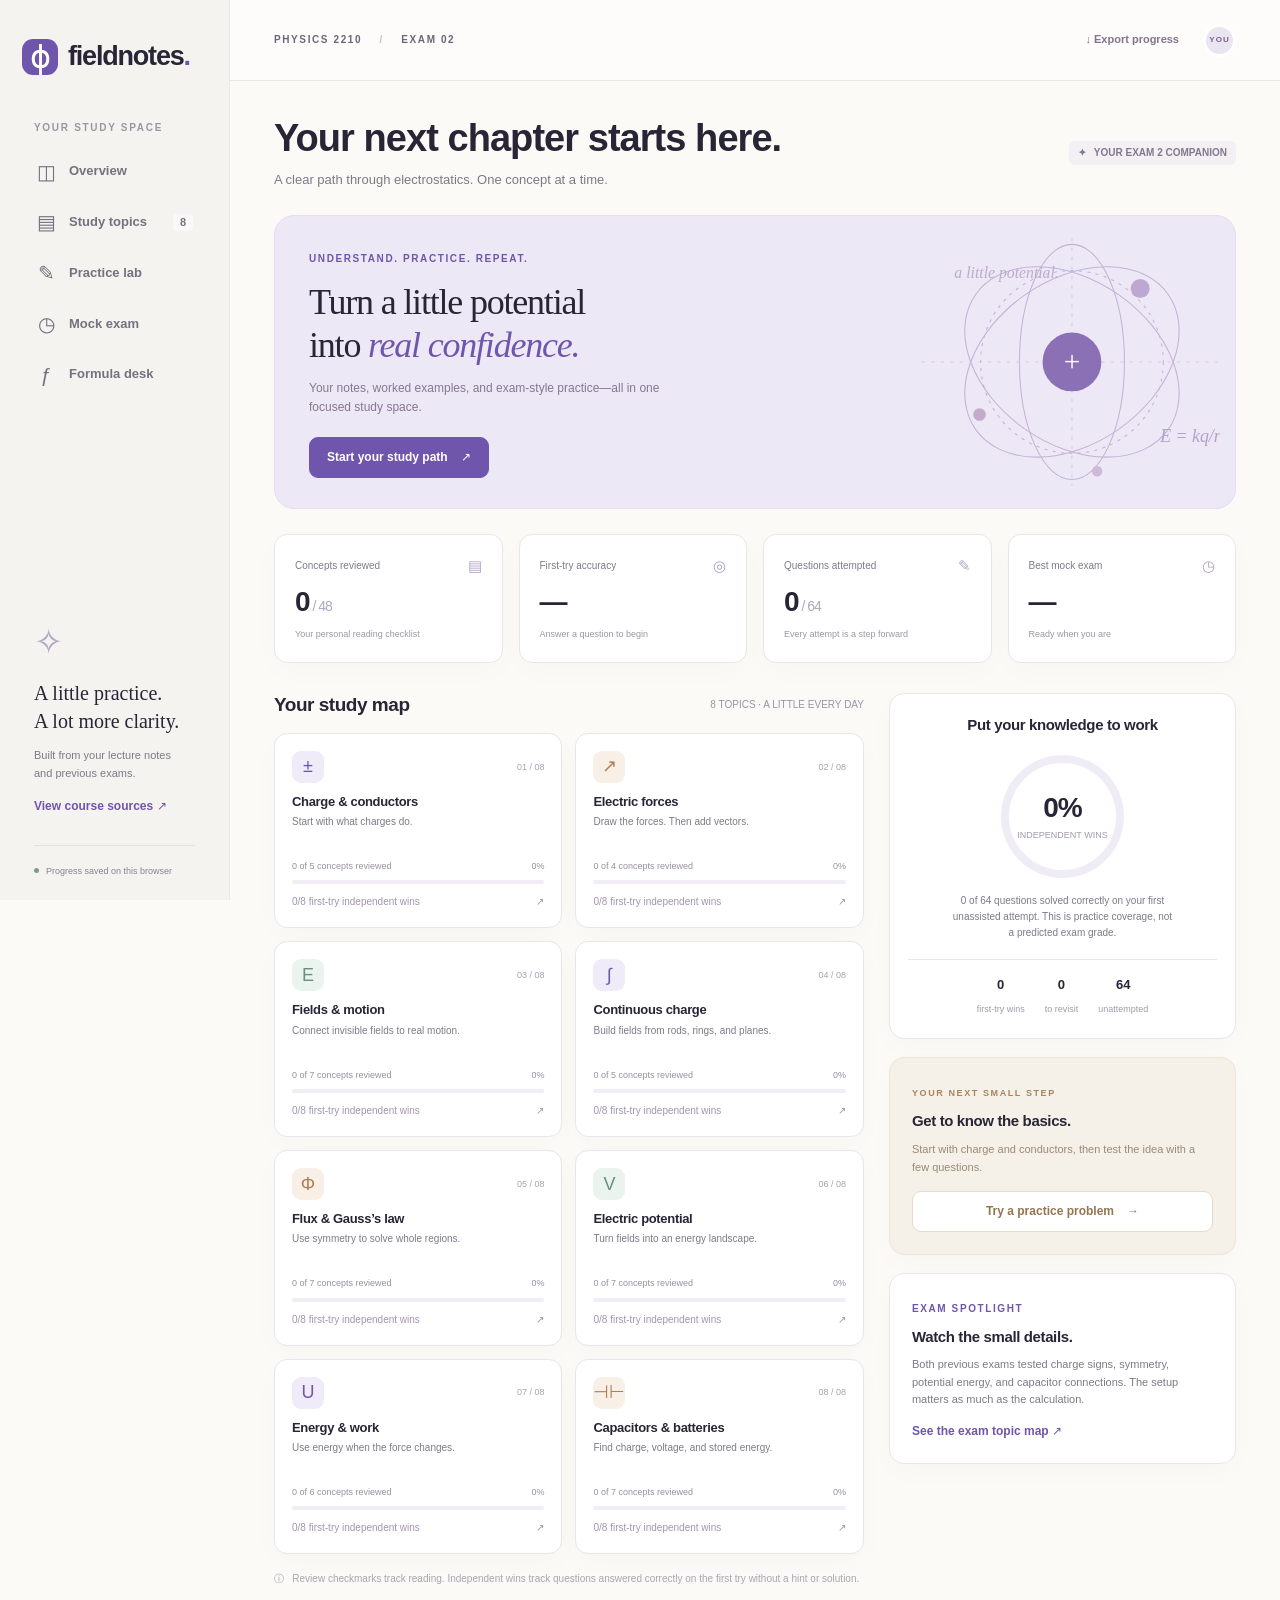
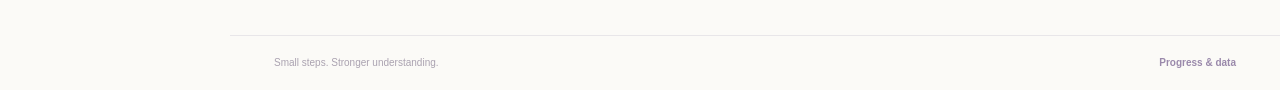
<file: Fieldnotes-Physics-Exam-2.html>
<!DOCTYPE html>
<html lang="en">
<head>
<meta charset="UTF-8"><meta name="viewport" content="width=device-width, initial-scale=1.0">
<meta name="theme-color" content="#7055ac"><title>Fieldnotes · Physics Exam 2</title>
<meta name="description" content="Your personal electrostatics study space: clear lessons, worked examples, practice questions, mock exams, and honest progress tracking.">
<meta property="og:title" content="Fieldnotes · Physics Exam 2"><meta property="og:description" content="Review the concepts. Work the problems. See your progress."><meta property="og:type" content="website">
<link rel="icon" href="[data-uri]" type="image/svg+xml"><style>
:root{--bg:#fbfaf7;--surface:#fff;--ink:#282536;--muted:#7d7a86;--line:#e8e6e9;--purple:#7055ac;--purple-dark:#584084;--lilac:#f0ebf8;--green:#447f66;--green-bg:#edf5ef;--orange:#bd7441;--orange-bg:#fbefe5;--radius:18px;--shadow:0 8px 30px #28253605}*{box-sizing:border-box}html{scroll-behavior:smooth}body{margin:0;background:var(--bg);color:var(--ink);font-family:Inter,-apple-system,BlinkMacSystemFont,"Segoe UI",sans-serif;font-size:14px;line-height:1.6}button,input,select{font:inherit}button,a,input,select,summary{-webkit-tap-highlight-color:transparent}a{color:inherit;text-decoration:none}button{cursor:pointer}button:disabled{cursor:not-allowed;opacity:.5}button:focus-visible,a:focus-visible,input:focus-visible,select:focus-visible,summary:focus-visible{outline:3px solid #b49ad9;outline-offset:4px}button{color:inherit}h1,h2,h3,h4,p{margin:0}h1,h2,h3{line-height:1.25;letter-spacing:-.025em}h1{font-size:38px;font-weight:650}h2{font-size:23px;font-weight:650}h3{font-size:17px;font-weight:650}p{color:var(--muted)}.app-shell{display:flex;min-height:100vh}.sidebar{width:230px;background:#f4f3ef;position:fixed;inset:0 auto 0 0;padding:35px 22px 22px;display:flex;flex-direction:column;border-right:1px solid var(--line);z-index:20}.brand{display:flex;align-items:center;gap:10px;font-size:27px;font-weight:700;letter-spacing:-1.2px}.brand-icon{width:36px;height:36px;display:grid;place-items:center;background:var(--purple);color:white;border-radius:11px;font-family:Georgia,serif;font-size:32px;font-weight:400;line-height:1}.brand-dot{color:var(--purple)}.course-label{font-size:10px;letter-spacing:1.7px;color:#9a96a2;font-weight:700;margin:42px 12px 13px}nav{display:grid;gap:6px}nav a{display:flex;align-items:center;gap:13px;color:#76717f;padding:12px 14px;border-radius:10px;font-size:13px;font-weight:550}nav a>span{font-size:20px;line-height:1;width:20px;text-align:center;font-weight:400}nav a.active{background:#e7e0f1;color:var(--purple-dark)}nav a:hover{background:#eeebf2}nav small{margin-left:auto;font-size:11px;background:#fff8;padding:0 7px;border-radius:4px}.sidebar-bottom{margin-top:auto;padding:35px 12px 0}.sidebar-bottom h3{font-family:Georgia,serif;font-size:20px;line-height:1.4;font-weight:400;letter-spacing:0}.sidebar-bottom p{font-size:11px;margin:12px 0}.little-orbit{font-size:35px;color:#b2a4c7;margin-bottom:9px}.text-button{border:0;background:none;padding:0;font-size:12px;color:var(--purple);font-weight:550}.text-button:hover{text-decoration:underline}.save-status{font-size:9px;color:#898391;display:flex;align-items:center;gap:7px;border-top:1px solid #e5e1e8;margin-top:28px;padding-top:18px}.save-status>span:first-child{width:5px;height:5px;background:#7b9d89;border-radius:50%;flex-shrink:0}.workspace{margin-left:230px;width:calc(100% - 230px)}.topbar{height:81px;border-bottom:1px solid var(--line);padding:0 44px;display:flex;justify-content:space-between;align-items:center;background:#ffffff60}.breadcrumb{letter-spacing:1.6px;font-size:10px;font-weight:700;color:#6b6677}.breadcrumb span{color:#c4bfcd;margin:0 13px}.topbar-right{display:flex;gap:24px;align-items:center}.avatar{display:grid;place-items:center;width:33px;height:33px;background:#eae5f0;color:#78628e;border:3px solid white;border-radius:50%;font-size:8px;font-weight:700;letter-spacing:1px}.export-button{color:#81758d;font-size:11px}.mobile-menu{display:none}main{padding:34px 44px 48px;max-width:1510px;margin:auto;min-height:calc(100vh - 160px)}.page-title{display:flex;justify-content:space-between;align-items:center;margin-bottom:25px;gap:15px}.page-title p{margin-top:7px;font-size:13px}.eyebrow{font-size:10px;font-weight:700;letter-spacing:1.6px;color:var(--purple);text-transform:uppercase}.tag{display:inline-flex;align-items:center;gap:5px;padding:4px 9px;background:var(--lilac);color:var(--purple);border-radius:6px;font-size:10px;font-weight:600;white-space:nowrap}.tag.green{color:var(--green);background:var(--green-bg)}.tag.orange{color:var(--orange);background:var(--orange-bg)}.tag.neutral{color:#82798d;background:#f2f0f3}.hero{background:#ede8f5;border:1px solid #e5ddf0;border-radius:20px;display:flex;position:relative;overflow:hidden;padding:30px 34px;min-height:246px;align-items:center;margin-bottom:25px}.hero-copy{max-width:510px;z-index:1}.hero h2{font-family:Georgia,serif;font-weight:400;font-size:36px;letter-spacing:-1.2px;line-height:1.2;margin:12px 0}.hero h2 em{color:var(--purple);font-weight:400}.hero p{font-size:12px;color:#857791;max-width:360px}.hero .button{margin-top:20px}.hero-art{position:absolute;right:15px;top:0;height:100%;width:35%;opacity:.9;min-width:220px}.button{display:inline-flex;align-items:center;justify-content:center;gap:13px;background:var(--purple);border:1px solid var(--purple);color:white;border-radius:9px;padding:11px 17px;font-size:12px;font-weight:550;line-height:1.4;min-height:40px}.button:hover{background:var(--purple-dark)}.button.secondary{background:white;color:var(--purple);border:1px solid #e1d9eb}.button.secondary:hover{background:var(--lilac)}.button.ghost{color:#7a6b8c;background:transparent;border-color:#d5cce2}.button.danger{background:#b54b59;border-color:#b54b59}.metrics{display:grid;grid-template-columns:repeat(4,minmax(0,1fr));gap:16px;margin-bottom:30px}.metric{border:1px solid var(--line);border-radius:13px;background:white;padding:19px 20px;box-shadow:var(--shadow);min-height:113px}.metric-top{display:flex;justify-content:space-between;gap:6px;align-items:center;font-size:10px;color:#817989}.metric-top span:last-child{color:#b1a3c4;font-size:15px}.metric strong{display:block;font-size:28px;line-height:1.3;margin-top:6px;font-weight:600;letter-spacing:-1px}.metric small{font-size:9px;color:#9c96a5}.dashboard-columns{display:grid;grid-template-columns:minmax(0,1.7fr) minmax(260px,1fr);gap:25px}.section-heading{display:flex;justify-content:space-between;align-items:center;margin-bottom:16px;gap:10px}.section-heading h2{font-size:19px}.section-heading small{font-size:10px;color:#9b93a4}.topic-grid{display:grid;grid-template-columns:repeat(2,minmax(0,1fr));gap:13px}.topic-card{border:1px solid var(--line);border-radius:13px;background:white;padding:17px;transition:transform .15s,border-color .15s;box-shadow:var(--shadow);display:block}.topic-card:hover{transform:translateY(-2px);border-color:#c9b8e3}.topic-card-top{display:flex;justify-content:space-between;align-items:center;margin-bottom:11px}.topic-icon{height:32px;width:32px;display:grid;place-items:center;background:var(--lilac);border-radius:9px;color:var(--purple);font-size:18px}.topic-card:nth-child(3n+2) .topic-icon{color:#b07e55;background:#f8efe6}.topic-card:nth-child(3n) .topic-icon{color:#66917f;background:#eaf3ee}.topic-number{font-size:9px;color:#aaa0b4}.topic-card h3{font-size:13px;margin-bottom:4px}.topic-card p{font-size:10px;min-height:32px;line-height:1.5}.topic-card .progress-meta{font-size:9px;margin-top:13px}.progress-meta{display:flex;justify-content:space-between;color:#98909f;gap:8px}.progress-bar{height:4px;border-radius:4px;background:#f0edf4;overflow:hidden;margin-top:7px}.progress-bar>span{display:block;height:100%;border-radius:4px;background:#a48ac7;transition:width .25s}.panel{background:white;border:1px solid var(--line);border-radius:15px;padding:22px;box-shadow:var(--shadow);margin-bottom:18px}.panel h3{font-size:15px}.readiness{text-align:center;padding:22px 18px 20px}.readiness>p{font-size:10px;margin:12px auto 0;max-width:220px}.ring{--progress:0;width:123px;height:123px;background:conic-gradient(var(--purple) calc(var(--progress)*1%),#f0ecf5 0);border-radius:50%;display:grid;place-items:center;margin:20px auto 15px;position:relative}.ring:before{content:"";position:absolute;inset:8px;border-radius:50%;background:white}.ring-inner{position:relative;line-height:1.2}.ring-inner strong{display:block;font-size:28px;font-weight:600;letter-spacing:-1px}.ring-inner span{font-size:9px;color:#a49aaa}.mini-stats{display:flex;justify-content:center;gap:20px;border-top:1px solid var(--line);margin-top:18px;padding-top:15px}.mini-stats strong{font-size:13px;display:block}.mini-stats span{font-size:9px;color:#a39aa9}.next-card{background:#f5f0e8;border-color:#eee4d7}.next-card .eyebrow{color:#a8855d;font-size:9px}.next-card h3{margin:10px 0}.next-card p{font-size:11px;color:#9b8a76;margin-bottom:15px}.next-card .button{width:100%;background:white;border-color:#e7daca;color:#937552}.notes-line{font-size:10px;color:#aba3b1;margin-top:17px;display:flex;gap:8px;align-items:start}.study-layout{display:grid;grid-template-columns:220px minmax(0,1fr);gap:24px;align-items:start}.module-menu{display:grid;gap:6px;position:sticky;top:20px}.module-menu a{border-radius:9px;padding:12px;color:#8e8499;font-size:12px;border:1px solid transparent;display:flex;gap:12px;align-items:center}.module-menu a.active{background:var(--lilac);border-color:#e4dced;color:var(--purple)}.module-menu a small{margin-left:auto;color:#a59aae;font-size:10px}.module-header{padding:24px;background:var(--lilac);border:1px solid #e7dfef;border-radius:15px;margin-bottom:18px}.module-header h2{margin:10px 0;font-size:26px}.module-header p{font-size:13px;color:#83768f}.source-line{font-size:10px!important;color:#9c90a8!important;margin-top:15px}.lesson{padding:22px;border:1px solid var(--line);border-radius:13px;background:white;margin-bottom:13px;scroll-margin-top:20px}.lesson-heading{display:flex;justify-content:space-between;align-items:start;gap:16px;margin-bottom:12px}.lesson h3{font-size:16px}.lesson p{font-size:13px;color:#7e7487;line-height:1.8;white-space:pre-line}.lesson-check{display:flex;gap:7px;font-size:10px;color:#877c91;align-items:center;white-space:nowrap;cursor:pointer}.lesson-check input{accent-color:var(--purple);width:16px;height:16px}.formula{font-family:Georgia,"Times New Roman",serif;font-size:20px;letter-spacing:.1px;line-height:1.7;background:#f7f5fa;border-radius:8px;padding:15px 18px;margin:16px 0;color:#655079;white-space:pre-wrap;overflow-wrap:anywhere}.trap{border-left:2px solid #d7b38a;background:#fbf8f1;padding:11px 14px;font-size:11px;color:#9a805e;margin:15px 0}.trap strong{display:block;font-size:10px;text-transform:uppercase;letter-spacing:1px;margin-bottom:4px}details{border-top:1px solid var(--line);padding-top:14px;margin-top:16px}summary{color:var(--purple);font-weight:550;font-size:12px;cursor:pointer}.example-question{font-weight:550;color:#5d4f6c!important;margin:14px 0 8px!important}.solution-steps{padding-left:20px;font-size:12px;color:#81728e;line-height:1.9}.solution-steps li{padding-left:5px;margin-bottom:7px}.answer-line{padding:12px 16px;color:var(--purple-dark);background:var(--lilac);border-radius:8px;font-size:13px}.toolbar{display:flex;gap:12px;flex-wrap:wrap;align-items:end;margin-bottom:22px}.field{display:flex;flex-direction:column;gap:6px;font-size:10px;color:#93879f;letter-spacing:.4px}.field select,.field input{border:1px solid #ded7e7;background:white;border-radius:8px;padding:10px 13px;color:#6f607d;min-height:40px;min-width:160px}.practice-layout{display:grid;grid-template-columns:minmax(0,1fr) 275px;gap:22px;align-items:start}.question-card{background:white;border:1px solid var(--line);border-radius:16px;padding:27px}.question-top{display:flex;justify-content:space-between;align-items:center;gap:10px;margin-bottom:20px}.question-tags{display:flex;gap:7px;flex-wrap:wrap}.question-position{font-size:10px;color:#a597af;white-space:nowrap}.question-prompt{font-size:19px;color:#4e405e;font-weight:500;line-height:1.7;white-space:pre-line;margin-bottom:24px;letter-spacing:-.15px}.choices{display:grid;gap:10px}.choice{display:flex;align-items:center;gap:12px;cursor:pointer;border:1px solid #e7e0ef;padding:13px;border-radius:9px;color:#7d6f8b;font-size:13px;line-height:1.6}.choice.selected{border-color:var(--purple);background:#f6f2fb;color:var(--purple-dark)}.choice input{accent-color:var(--purple);flex-shrink:0}.choice.correct{border-color:#a9c8b8;background:#f1f7f2;color:#497f67}.choice.incorrect{border-color:#e2b8bd;background:#fcf2f3;color:#b3646e}.numeric-answer{display:flex;align-items:center;gap:10px}.numeric-answer input{border:1px solid #dcd0e9;border-radius:9px;padding:13px 15px;font-size:18px;width:220px;max-width:80%;color:var(--purple-dark)}.numeric-answer span{color:#a091ac}.input-help{font-size:10px;margin-top:8px}.question-actions{display:flex;gap:12px;align-items:center;flex-wrap:wrap;margin-top:23px}.question-actions .text-button{margin-left:auto}.feedback{padding:14px 16px;background:#eef5ee;border:1px solid #d7e7d7;color:#4b7f61;border-radius:9px;margin-top:18px;font-size:12px}.feedback.wrong{background:#fcf1ed;border-color:#efdbd0;color:#a66e55}.feedback strong{display:block;font-size:14px;margin-bottom:4px}.hint{margin-top:16px;padding:13px;background:#faf5e9;color:#a18b56;border:1px solid #ede3c7;border-radius:9px;font-size:12px}.question-nav{display:flex;justify-content:space-between;align-items:center;margin-top:20px;gap:15px}.practice-sidebar .panel p{font-size:11px;margin-top:10px}.practice-sidebar h3{font-size:14px}.compact-stat{display:flex;justify-content:space-between;padding:11px 0;border-bottom:1px solid var(--line);font-size:11px;color:#91849c}.compact-stat strong{color:#6e5e7c}.explanation{font-size:12px;color:#8c7a9c;margin:12px 0;line-height:1.8}.empty{padding:40px 22px;text-align:center;border:1px dashed #d7cce4;border-radius:14px;background:white}.empty h3{margin-bottom:8px}.empty p{font-size:12px;margin-bottom:18px}.exam-intro{display:grid;grid-template-columns:1.4fr 1fr;gap:23px}.exam-welcome{background:var(--lilac);padding:32px;border-radius:18px}.exam-welcome h2{font-family:Georgia,serif;font-weight:400;font-size:35px;margin:12px 0 18px;line-height:1.3}.exam-welcome p{font-size:13px;color:#8e7b9f;line-height:1.8}.exam-features{display:flex;flex-wrap:wrap;gap:20px;margin:22px 0;font-size:11px;color:#8d78a0}.exam-header{display:flex;justify-content:space-between;align-items:center;margin-bottom:20px}.timer{background:var(--lilac);color:var(--purple);border-radius:9px;padding:9px 14px;font-variant-numeric:tabular-nums;font-size:17px}.timer.urgent{background:#fce9ea;color:#ad5360}.question-map{display:flex;gap:8px;flex-wrap:wrap;margin-bottom:20px}.question-map button{width:34px;height:34px;border:1px solid #e2d8ed;border-radius:8px;background:white;color:#9b89ac;font-size:12px}.question-map button.answered{background:#ebe4f4}.question-map button.current{background:var(--purple);border-color:var(--purple);color:white}.exam-result{border:1px solid #d9cce9;background:var(--lilac);padding:28px;border-radius:16px;margin-bottom:22px}.exam-result strong.big{display:block;font-size:47px;color:var(--purple);margin:10px 0}.exam-result p{font-size:13px;color:#8b77a0}.exam-review-row{background:white;border:1px solid var(--line);padding:19px;border-radius:10px;margin-bottom:10px}.exam-review-row>summary{list-style:none;display:flex;gap:13px;align-items:center}.exam-review-row .status-dot{width:8px;height:8px;border-radius:50%;background:#c2707c;flex-shrink:0}.exam-review-row .status-dot.ok{background:#6f9f88}.exam-review-row .explanation{margin-top:15px}.formula-grid{display:grid;grid-template-columns:repeat(2,minmax(0,1fr));gap:18px}.formula-card{padding:22px;border:1px solid var(--line);border-radius:14px;background:white}.formula-card h3{font-size:16px}.formula-card p{font-size:11px}.formula-card .formula{font-size:18px}.formula-card .text-button{font-size:10px}.formula-search{border:1px solid #ddd5e8;background:white;border-radius:9px;padding:11px 15px;width:290px;max-width:100%;font-size:12px;color:#7b658f}.explorer{padding:25px;border-radius:16px;background:var(--lilac);margin-bottom:25px;border:1px solid #e4d8ef}.explorer-grid{display:grid;grid-template-columns:1fr 1fr;gap:30px;margin-top:16px}.slider-field{display:flex;flex-direction:column;margin-bottom:15px;font-size:11px;color:#9984aa;gap:7px}.slider-field input{accent-color:var(--purple);width:100%}.explorer-visual{display:flex;align-items:center;justify-content:center;gap:20px;min-height:120px}.source-charge{border-radius:50%;width:60px;height:60px;background:var(--purple);color:white;display:grid;place-items:center;font-size:25px;flex-shrink:0}.test-point{width:10px;height:10px;border-radius:50%;background:#9d81bc;flex-shrink:0}.field-arrow{flex:1;max-width:140px;height:2px;background:var(--purple);position:relative}.field-arrow:after{content:"";position:absolute;right:-1px;top:-4px;border-top:5px solid transparent;border-bottom:5px solid transparent;border-left:9px solid var(--purple)}.field-arrow.negative{transform:rotate(180deg)}.explorer-readout{text-align:center;color:var(--purple);font-size:22px;font-family:Georgia,serif}.explorer-readout small{display:block;font-size:11px;font-family:inherit;color:#9682a8;margin-top:8px}.site-footer{border-top:1px solid var(--line);display:flex;justify-content:space-between;padding:19px 44px;font-size:10px;color:#aaa2b0}.site-footer button{font-size:10px;color:#9a89ab}.skip{position:fixed;top:-60px;left:15px;z-index:100;background:var(--purple);color:white;padding:10px}.skip:focus{top:10px}.toast{position:fixed;bottom:25px;left:50%;transform:translate(-50%,20px);background:var(--ink);color:white;border-radius:9px;padding:12px 20px;opacity:0;pointer-events:none;transition:.2s;z-index:100;font-size:12px}.toast.visible{opacity:1;transform:translate(-50%,0)}dialog{border:1px solid #dcd1e8;border-radius:20px;padding:26px;max-width:620px;width:calc(100% - 30px);max-height:85vh;box-shadow:0 25px 80px #28253633;color:var(--ink)}dialog::backdrop{background:#28253666;backdrop-filter:blur(3px)}.modal-top{display:flex;justify-content:space-between;align-items:center;margin-bottom:20px}.icon-button{border:none;background:none;color:#9685a8;font-size:18px;padding:4px}.modal-content h2,#modal-content h2{font-size:25px;margin-bottom:13px}#modal-content p{font-size:13px;line-height:1.8;margin:10px 0}#modal-content ul{font-size:12px;color:#8e7c9e;line-height:1.9;padding-left:20px}.modal-actions{display:flex;gap:12px;flex-wrap:wrap;margin-top:20px}.source-list{padding:0;list-style:none}.source-list li{border-bottom:1px solid var(--line);padding:11px 0;font-size:12px}.source-list li small{display:block;color:#a495af;font-size:10px}.data-file{display:none}.error-text{color:#af5363;font-size:12px;margin-top:12px}.history-row{display:flex;justify-content:space-between;border-bottom:1px solid var(--line);padding:12px 0;font-size:12px;color:#9988a7}.history-row strong{color:var(--purple)}.loading{padding:50px;text-align:center;color:#9b89ab}.screen-reader{position:absolute;width:1px;height:1px;padding:0;margin:-1px;overflow:hidden;clip:rect(0,0,0,0);white-space:nowrap;border:0}.checklist-note{background:#f3f5f0;border-radius:10px;padding:13px 18px;margin-bottom:18px;font-size:11px;color:#839177}.exam-note{font-size:10px;color:#9c8eaa;margin-top:15px}.scope-note{font-size:11px;line-height:1.8;padding:15px;border:1px solid var(--line);border-radius:10px;margin-top:18px}.scope-note strong{color:#71617f}.topic-skill{font-size:10px;color:#a294ae;margin-top:10px}.stack-actions{display:flex;gap:12px;flex-wrap:wrap;margin-top:18px}.comparison{width:100%;border-collapse:collapse;font-size:12px;margin-top:15px}.comparison th,.comparison td{text-align:left;border-bottom:1px solid var(--line);padding:10px 8px;color:#867492}.comparison th{color:var(--purple);font-weight:600}.comparison caption{text-align:left;color:#9c8ca9;font-size:10px;margin-bottom:8px}@media(min-width:1500px){main{padding-top:40px}.hero{min-height:265px}.hero h2{font-size:41px}}@media(max-width:1180px){.sidebar{width:205px;padding-left:16px;padding-right:16px}.workspace{margin-left:205px;width:calc(100% - 205px)}.topbar{padding:0 28px}main{padding:28px}.hero h2{font-size:32px}.hero-art{opacity:.55;right:-30px;width:38%}.hero-copy{max-width:75%}.metrics{gap:10px}.metric{padding:16px 13px}.dashboard-columns{gap:18px;grid-template-columns:minmax(0,1.6fr) minmax(230px,1fr)}.practice-layout{grid-template-columns:minmax(0,1fr) 220px}.study-layout{grid-template-columns:180px minmax(0,1fr)}.lesson-heading{flex-direction:column;gap:9px}}@media(max-width:950px){.dashboard-columns{grid-template-columns:1fr}.dashboard-side{display:grid;grid-template-columns:1fr 1fr;gap:18px}.dashboard-side .panel{margin:0}.topic-card p{min-height:0}.hero-art{right:-50px;opacity:.35}.practice-layout{grid-template-columns:1fr}.practice-sidebar{display:none}.study-layout{grid-template-columns:1fr}.module-menu{position:static;display:flex;overflow:auto;padding-bottom:8px}.module-menu a{white-space:nowrap}.module-menu a small{display:none}.exam-intro{grid-template-columns:1fr}.formula-grid{gap:12px}.formula-card{padding:17px}.formula-search{width:220px}}@media(max-width:720px){.sidebar{transform:translateX(-100%);transition:transform .2s;width:230px;box-shadow:10px 0 50px #28253622}.sidebar.open{transform:translateX(0)}.workspace{width:100%;margin:0}.topbar{height:65px;padding:0 20px;gap:12px}.mobile-menu{display:block}.topbar-right{margin-left:auto;gap:12px}.export-button{display:none}.breadcrumb{font-size:9px;letter-spacing:1px}.breadcrumb span{margin:0 8px}main{padding:25px 20px}.page-title{align-items:start}.page-title h1{font-size:28px}.page-title p{font-size:11px}.page-title .tag{font-size:8px}.hero{padding:25px;min-height:260px}.hero h2{font-size:32px}.hero p{font-size:12px}.hero-copy{max-width:100%}.hero-art{opacity:.12;right:-50px;width:260px}.metrics{grid-template-columns:repeat(2,1fr);gap:11px;margin-bottom:25px}.metric{padding:16px;min-height:104px}.metric strong{font-size:27px}.metric-top{font-size:10px}.metric small{font-size:9px}.topic-grid{gap:10px}.topic-card{padding:15px}.topic-card h3{font-size:12px}.topic-card p{font-size:10px;min-height:30px}.dashboard-side{grid-template-columns:1fr}.readiness{display:grid;grid-template-columns:1fr 1fr;align-items:center;text-align:left;gap:5px}.readiness h3{grid-column:1/-1}.readiness .ring{margin:14px auto}.readiness>p{margin:0;max-width:none}.mini-stats{grid-column:1/-1;width:100%}.section-heading h2{font-size:18px}.section-heading .text-button{font-size:10px}.section-heading small{font-size:9px}.lesson{padding:19px}.module-header{padding:20px}.question-card{padding:20px}.question-prompt{font-size:17px}.question-top{align-items:start}.question-position{font-size:9px}.choice{font-size:12px}.question-actions .text-button{margin-left:0}.formula-grid{grid-template-columns:1fr}.formula-search{width:100%;margin-top:10px}.page-title:has(.formula-search){display:block}.explorer{padding:20px}.explorer-grid{grid-template-columns:1fr;gap:5px}.explorer-visual{min-height:80px}.exam-welcome{padding:25px}.exam-welcome h2{font-size:30px}.site-footer{padding:20px;font-size:9px}.source-charge{width:45px;height:45px}.toolbar .field{flex:1;min-width:130px}.field select{min-width:0;width:100%}.question-nav .button{font-size:11px;padding:10px 12px}.exam-header{gap:12px;align-items:start}.exam-header h2{font-size:20px}.timer{font-size:14px}.comparison{font-size:10px}.metric-top span:last-child{font-size:13px}.scope-note{font-size:10px}}@media(prefers-reduced-motion:reduce){*{scroll-behavior:auto!important;transition:none!important}}

main:focus{outline:none}@media(max-width:720px){.page-title{flex-direction:column;gap:12px}.page-title h1{max-width:100%}.page-title .tag{align-self:flex-start}.formula-search{width:100%}}

@media(max-width:720px){.sidebar{visibility:hidden}.sidebar.open{visibility:visible}}

</style>

</head>
<body>
<a class="skip" href="#main">Skip to content</a>
<div class="app-shell">
<aside class="sidebar" id="sidebar">
<a href="#overview" class="brand" aria-label="Fieldnotes home"><span class="brand-icon">ϕ</span><span>fieldnotes<span class="brand-dot">.</span></span></a>
<div class="course-label">YOUR STUDY SPACE</div>
<nav aria-label="Main navigation">
<a href="#overview" data-page="overview"><span aria-hidden="true">◫</span> Overview</a>
<a href="#study" data-page="study"><span aria-hidden="true">▤</span> Study topics <small id="topic-count">8</small></a>
<a href="#practice" data-page="practice"><span aria-hidden="true">✎</span> Practice lab</a>
<a href="#exam" data-page="exam"><span aria-hidden="true">◷</span> Mock exam</a>
<a href="#formulas" data-page="formulas"><span aria-hidden="true">ƒ</span> Formula desk</a>
</nav>
<div class="sidebar-bottom"><div class="little-orbit" aria-hidden="true">✧</div><h3>A little practice.<br>A lot more clarity.</h3><p>Built from your lecture notes<br>and previous exams.</p><button class="text-button" data-action="sources">View course sources ↗</button><div class="save-status"><span></span><span id="save-label">Progress saved on this browser</span></div></div>
</aside>
<div class="workspace">
<header class="topbar"><button class="mobile-menu icon-button" aria-label="Toggle navigation" aria-expanded="false" data-action="menu">☰</button><div class="breadcrumb">PHYSICS 2210 <span>/</span> EXAM 02</div><div class="topbar-right"><button data-action="export" class="text-button export-button">↓ Export progress</button><span class="avatar" aria-label="Personal study space">YOU</span></div></header>
<main id="main" tabindex="-1"><div class="loading">Opening your study space…</div></main>
<footer class="site-footer"><span>Small steps. Stronger understanding.</span><button class="text-button" data-action="settings">Progress & data</button></footer>
</div>
</div>
<div class="toast" id="toast" role="status"></div>
<dialog id="modal"><div class="modal-top"><span class="eyebrow">FIELDNOTES</span><button data-action="close-modal" class="icon-button" aria-label="Close dialog">✕</button></div><div id="modal-content"></div></dialog>
<script type="application/json" id="course-data">[[{"id": "charge", "title": "Charge & conductors", "subtitle": "Start with what charges do.", "icon": "±", "color": "#a2b8a1", "source": "Electric Forces, pp. 1–7; Gauss’s Law, pp. 21–25", "priority": "Foundation", "summary": "Understand charge, material behavior, polarization, grounding, and induction before using the equations.", "lessons": [{"id": "charge-sign", "title": "Charge, electrons & quantization", "body": "Protons carry +e and electrons carry −e, with e = 1.602 × 10⁻¹⁹ C taken as a positive magnitude. An ordinary object becomes positive when it loses electrons and negative when it gains them. Its net charge is an integer multiple of e; a neutral object still contains positive and negative charges.", "formula": "q = ne; number of transferred electrons = |q|/e", "trap": "A positive object has an electron deficit; its protons usually have not moved.", "example": {"question": "An initially neutral object loses 2.0 × 10¹⁰ electrons. What is its final charge?", "steps": ["Each electron removed leaves +e of net charge.", "q = (2.0 × 10¹⁰)(1.602 × 10⁻¹⁹ C)."], "answer": "q = +3.20 × 10⁻⁹ C = +3.20 nC."}}, {"id": "charge-conservation", "title": "Charge conservation & contact", "body": "The total charge of an isolated system remains constant when electrons move between its objects. Contact lets charge transfer; equal identical metal spheres far from other charges finish with equal charge after touching and separating. Rubbing transfers electrons according to the materials involved.", "formula": "Q before = Q after", "trap": "Charge is redistributed rather than created, and unequal conductors need not split charge equally.", "example": {"question": "Two identical isolated metal spheres carry +8 nC and −2 nC. They touch and separate. Find each final charge.", "steps": ["Total charge is +8 − 2 = +6 nC.", "Identical spheres share this equally when no other nearby charges disturb them."], "answer": "Each sphere ends with +3 nC."}}, {"id": "charge-materials", "title": "Conductors, insulators & equilibrium", "body": "In a conductor, mobile electrons rapidly rearrange until the electric field inside the conducting material is zero. In an insulator, excess charge can remain where it was placed. Excess charge of an isolated conductor with no charge in a cavity lies on its outer surface; it is uniform on a sphere only when the surroundings preserve spherical symmetry.", "formula": "Electrostatic equilibrium: E inside metal = 0", "trap": "“Inside metal” and “inside a hollow cavity” are different regions; a charge inside a cavity creates a field there.", "example": {"question": "An isolated metal sphere has +6 nC of excess charge. Where is the excess charge, and what is E in the metal?", "steps": ["Mobile charges rearrange until no net force drives them through the metal.", "For an isolated sphere in symmetric surroundings, the excess charge spreads uniformly on the outer surface."], "answer": "Outer surface; E = 0 everywhere inside the conducting material."}}, {"id": "charge-polarization", "title": "Polarization & electroscopes", "body": "A charged object can separate positive and negative charge in a nearby neutral conductor without changing its total charge. Polar molecules can also rotate, and bound charges in insulators can shift slightly. An electroscope’s leaves repel when they acquire the same sign, so a deflection detects a charge effect but does not alone identify its sign.", "formula": "Neutral overall: q positive + q negative = 0", "trap": "A neutral object can be attracted to a charged object because the opposite induced charge is closer.", "example": {"question": "A negative rod approaches a neutral metal can without touching it. Why does the can move toward the rod?", "steps": ["The rod repels the can’s electrons toward its far side.", "The near side becomes positive and attracts the rod more strongly than the far negative side repels it."], "answer": "Charge separation produces a net attraction; the can remains neutral overall."}}, {"id": "charge-induction", "title": "Grounding & charging by induction", "body": "A ground is a large source or sink for electrons that can hold an object near the ground’s potential. To charge by induction, bring a rod near a conductor, connect the conductor to ground, remove the ground while the rod is still nearby, and then remove the rod. This leaves the conductor with charge opposite to the rod’s sign.", "formula": "Induction: nearby negative rod → grounded conductor loses electrons", "trap": "Disconnect the ground first; otherwise the final charge can flow back as the rod is removed.", "example": {"question": "A negative rod is held near a neutral metal sphere. The sphere is grounded, disconnected from ground, and then the rod is removed. What sign remains?", "steps": ["The rod repels some electrons from the sphere into the ground.", "Disconnecting the ground traps the electron deficit.", "Removing the rod lets the remaining positive excess redistribute."], "answer": "The sphere is positively charged."}}]}, {"id": "forces", "title": "Electric forces", "subtitle": "Draw the forces. Then add vectors.", "icon": "↗", "color": "#edb997", "source": "Electric Forces, pp. 7–16", "priority": "Core exam skill", "summary": "Use Coulomb’s law with a clear free body diagram, correct distances, and signed components.", "lessons": [{"id": "forces-coulomb", "title": "Coulomb’s law & Newton’s third law", "body": "Two point charges exert forces along their connecting line. Like charges repel and unlike charges attract; both forces have the same magnitude and opposite direction even when the charges differ. Use k = 8.99 × 10⁹ N m²/C² and convert all distances to meters.", "formula": "F = k|q₁q₂|/r²; k = 1/(4πε₀)", "trap": "The magnitude is positive; decide the direction from attraction or repulsion.", "example": {"question": "Charges +2.0 μC and −3.0 μC are 0.20 m apart. Find the force magnitude on each.", "steps": ["Convert charges: 2.0 × 10⁻⁶ C and −3.0 × 10⁻⁶ C.", "F = (8.99 × 10⁹)(2.0 × 10⁻⁶)(3.0 × 10⁻⁶)/(0.20)².", "The signs are opposite, so each force points toward the other charge."], "answer": "1.35 N on each charge, in opposite directions; the interaction is attractive."}}, {"id": "forces-vectors", "title": "Superposition & components", "body": "Find every force on the target charge separately, using the distance from that source to the target. Resolve the force arrows into signed x and y components and add components. The final direction must match the signs of the summed components.", "formula": "F net = ΣFᵢ; |F| = √(Fₓ² + Fᵧ²)", "trap": "A diagonal distance is √(Δx² + Δy²), not a side length; do not add force magnitudes directly.", "example": {"question": "A +1.0 μC target is at (0,0). A +2.0 μC charge is at (0.30 m,0) and a −3.0 μC charge at (0,0.40 m). Find the net force.", "steps": ["The positive source repels the target left: Fₓ = −8.99 × 10⁹(2 × 10⁻¹²)/(0.30)² = −0.200 N.", "The negative source attracts the target up: Fᵧ = +8.99 × 10⁹(3 × 10⁻¹²)/(0.40)² = +0.169 N.", "The magnitude is √(0.200² + 0.169²) = 0.261 N."], "answer": "F = (−0.200 î + 0.169 ĵ) N; 40.2° above the negative x axis."}}, {"id": "forces-equilibrium", "title": "Electric force in equilibrium", "body": "Electric forces obey Newton’s laws alongside tension, gravity, and other forces. For identical repelling suspended spheres at angle θ from vertical, horizontal balance gives F electric = T sin θ and vertical balance gives mg = T cos θ. The charge separation comes from the geometry, r = 2L sin θ.", "formula": "F electric = mg tan θ; |q| = 2L sin θ √(mg tan θ/k)", "trap": "The separation is the distance between the charges, not the string length.", "example": {"question": "Two spheres each have mass 0.030 kg and hang on 0.15 m strings from the same point. Each string makes 5.0° with vertical. Find |q|.", "steps": ["r = 2(0.15) sin 5° = 0.0261 m.", "F electric = (0.030)(9.8) tan 5° = 0.0257 N.", "|q| = √(F electric r²/k)."], "answer": "|q| = 4.42 × 10⁻⁸ C = 44.2 nC; the force balance cannot determine their common sign."}}, {"id": "forces-zero", "title": "Where does net force vanish?", "body": "For a nonzero test charge, zero net electric force occurs exactly where the source electric field is zero. First choose a region where the two fields point in opposite directions, then equate their magnitudes. For like charges the finite cancellation point is between them and closer to the smaller charge.", "formula": "k|Q₁|/r₁² = k|Q₂|/r₂²", "trap": "Solving squared magnitudes can produce a point where fields actually reinforce; check the directions.", "example": {"question": "Charges +Q at x = 0 and +4Q at x = 3R are fixed. Where between them is a nonzero test charge in equilibrium?", "steps": ["Between them, the +Q field points right and the +4Q field points left.", "Set Q/x² = 4Q/(3R − x)².", "Use positive distances: 3R − x = 2x, giving x = R."], "answer": "x = R from +Q, or 2R from +4Q. The result is independent of the test charge’s sign."}}]}, {"id": "fields", "title": "Fields & motion", "subtitle": "Connect invisible fields to real motion.", "icon": "→", "color": "#9db9d5", "source": "Electric Fields, pp. 1–16, 22–24; Electric Potential, pp. 27–30", "priority": "Core exam skill", "summary": "Read field directions, combine point charge fields, understand dipoles, and predict charged particle motion.", "lessons": [{"id": "fields-definition", "title": "Field versus force", "body": "The electric field at a location is the force per unit positive test charge placed there. It depends on the source charges and remains present when the test charge is removed. A positive charge feels force along the field; a negative charge feels force opposite to it.", "formula": "E = F/q; F = qE; units: N/C = V/m", "trap": "Changing the test charge changes its force, not the source field.", "example": {"question": "A uniform electric field is 300 N/C to the right. What force acts on a −2.0 nC particle?", "steps": ["Choose right as +x, so Eₓ = +300 N/C.", "Fₓ = qEₓ = (−2.0 × 10⁻⁹)(300)."], "answer": "F = −6.0 × 10⁻⁷ î N, or 0.60 μN to the left."}}, {"id": "fields-superposition", "title": "Point charge fields & superposition", "body": "A point charge creates a radial electric field that decreases as 1/r². Fields point away from positive sources and toward negative sources. For several sources, draw each field at the observation point and add signed components before multiplying by any test charge.", "formula": "Eᵢ = kqᵢ(r − rᵢ)/|r − rᵢ|³; E net = ΣEᵢ", "trap": "The field arrow is drawn at the observation point, not on the source charge.", "example": {"question": "A +2.0 nC charge is at x = −0.10 m and a −2.0 nC charge at x = +0.10 m. Find E at the origin.", "steps": ["At the origin, the positive charge produces a field to the right.", "The negative charge also produces a field to the right.", "Each magnitude is k(2 × 10⁻⁹)/(0.10)² = 1.798 × 10³ N/C."], "answer": "E = +3.60 × 10³ î N/C."}}, {"id": "fields-lines", "title": "Reading field lines", "body": "A field vector is tangent to a field line and points with the line’s arrow. More densely packed lines indicate a stronger field; lines start on positive charge and end on negative charge or extend to infinity. Electrostatic field lines never cross because the field has only one direction at a point.", "formula": "Closer lines → stronger |E|; tangent → direction of E", "trap": "Field lines show direction, not the exact path of a moving particle with an arbitrary initial velocity.", "example": {"question": "A diagram shows equally spaced straight arrows pointing left. What does it tell you about E and a positive particle released from rest?", "steps": ["Equal spacing and a common direction describe a uniform field.", "The positive particle’s force is qE, so it points left.", "With no other forces, its acceleration is constant to the left."], "answer": "Uniform leftward E; the positive particle accelerates left at a = qE/m."}}, {"id": "fields-dipole", "title": "Dipole moment & dipole field", "body": "An electric dipole consists of equal opposite charges separated by distance s; its moment p points from the negative charge to the positive charge and has magnitude qs. On the perpendicular bisector, the field points opposite to p; on the dipole axis outside the two charges, it points along p. Far from the pair, the dipole field falls as 1/r³ because the leading point charge contributions cancel.", "formula": "p = qs; far axial E = 2kp/r³; far equatorial E = kp/r³ opposite p", "trap": "The far field formulas require r ≫ s; a neutral dipole still creates a nonzero field.", "example": {"question": "A dipole has q = 2.0 nC, separation s = 1.0 mm, and p pointing up. Estimate the field 0.10 m away on the perpendicular bisector.", "steps": ["p = (2.0 × 10⁻⁹)(1.0 × 10⁻³) = 2.0 × 10⁻¹² C m.", "Since r/s = 100, use the far equatorial formula.", "E ≈ kp/r³ = (8.99 × 10⁹)(2.0 × 10⁻¹²)/(0.10)³."], "answer": "E ≈ 18.0 N/C downward, opposite to p."}}, {"id": "fields-acceleration", "title": "Uniform field acceleration & stopping distance", "body": "In a uniform field, a single particle has constant acceleration a = qE/m if other forces are negligible. Choose an axis first so that charge, field, displacement, and velocity signs remain consistent. Use constant acceleration kinematics to find times, speeds, or stopping distances.", "formula": "v² = v₀² + 2aΔx; v = v₀ + at; a = qE/m", "trap": "An electric force can slow a particle if it points opposite the initial velocity; a speed is always nonnegative.", "example": {"question": "A proton travels right at 2.0 × 10⁵ m/s into a uniform field of 1.0 × 10⁴ N/C pointing left. How far does it travel before stopping?", "steps": ["Choose right positive: aₓ = −eE/mₚ = −9.59 × 10¹¹ m/s².", "At the turning point vₓ = 0.", "Δx = −v₀²/(2aₓ) = (2.0 × 10⁵)²/(2 × 9.59 × 10¹¹)."], "answer": "Stopping distance = 0.0208 m = 2.08 cm; it then accelerates back left."}}, {"id": "fields-trajectories", "title": "Two dimensional charged particle motion", "body": "Separate the motion into independent components when a particle enters a uniform field sideways. With E only along y, the x velocity remains constant and the y motion has constant acceleration. Ignoring gravity and edge effects, the trajectory inside the plates is a parabola.", "formula": "t = L/vₓ; Δy = vᵧ₀t + ½(qEᵧ/m)t²", "trap": "An electron curves opposite E; use the time spent inside the field, not the full later flight time.", "example": {"question": "An electron enters horizontally at 2.0 × 10⁶ m/s through a region 2.0 cm long. E = 100 N/C upward and vᵧ₀ = 0. Find its vertical deflection.", "steps": ["Time in field: t = 0.020/(2.0 × 10⁶) = 1.0 × 10⁻⁸ s.", "aᵧ = −eE/mₑ = −1.76 × 10¹³ m/s².", "Δy = ½aᵧt² = −8.79 × 10⁻⁴ m."], "answer": "Δy = −0.879 mm: the electron deflects downward."}}, {"id": "fields-torque", "title": "Dipole torque in a uniform field", "body": "The two charges of a dipole in a uniform external field feel equal opposite forces, so the net force is zero. Unless aligned, those forces create a torque that turns p toward E. The right hand rule for p × E gives the torque direction.", "formula": "τ = p × E; |τ| = pE sin θ", "trap": "Zero net force does not imply zero torque; θ is the angle between p and E.", "example": {"question": "A dipole with p = 3.0 × 10⁻⁸ C m points up in a field of 200 N/C pointing right. Find its torque.", "steps": ["The angle is 90°, so |τ| = pE = 6.0 × 10⁻⁶ N m.", "Use coordinates: p is +y and E is +x.", "ĵ × î = −k̂, so the torque points into the page."], "answer": "τ = −6.0 × 10⁻⁶ k̂ N m; the dipole initially rotates clockwise."}}]}, {"id": "distributions", "title": "Continuous charge", "subtitle": "Build fields from rods, rings, and planes.", "icon": "∫", "color": "#c3afd7", "source": "Electric Fields, pp. 16–22; Electric Potential, pp. 19–21", "priority": "Core exam skill", "summary": "Choose the charge density, identify symmetry, and integrate the components that survive.", "lessons": [{"id": "distributions-density", "title": "Charge density & field integrals", "body": "Treat a spread out charge distribution as small point charges dq and add their field contributions with an integral. Write dq in terms of the appropriate length, area, or volume element and include the direction or component factor. Symmetry can cancel components before you integrate.", "formula": "dq = λ dℓ = σ dA = ρ dV; E = ∫ k dq r̂/r²", "trap": "λ is in C/m, σ in C/m², and ρ in C/m³; they multiply different geometric measures.", "example": {"question": "A uniformly charged rod is 0.40 m long and has Q = 8.0 nC. How much charge lies in a 1.0 cm piece?", "steps": ["λ = Q/L = 8.0 nC/0.40 m = 20 nC/m.", "q piece = λΔℓ = (20 nC/m)(0.010 m)."], "answer": "0.20 nC = 2.0 × 10⁻¹⁰ C."}}, {"id": "distributions-rod", "title": "Finite rod on its axis", "body": "For a uniform rod on the positive x axis from x = a to x = a + L, every positive dq produces a field to the left at the origin. Its distance to the origin varies, so integrate kλ dx/x² from a to a + L. A distant finite rod behaves approximately like a point charge with its total charge.", "formula": "Eₓ(0) = −kλ[1/a − 1/(a + L)] = −kQ/[a(a + L)]", "trap": "This is the field on the rod’s extension; it is not the field beside an infinite line.", "example": {"question": "A +6.0 nC rod extends from x = 0.10 m to x = 0.30 m. Find E at the origin.", "steps": ["a = 0.10 m and L = 0.20 m.", "Eₓ = −kQ/[a(a + L)].", "Eₓ = −(8.99 × 10⁹)(6.0 × 10⁻⁹)/[(0.10)(0.30)]."], "answer": "E = −1.80 × 10³ î N/C, pointing away from the positive rod."}}, {"id": "distributions-ring", "title": "Uniform ring on its axis", "body": "At a point on a uniformly charged ring’s axis, all transverse field components cancel in opposite pairs. Every dq is the same distance √(z² + R²) away, but only its axial component survives. The field vanishes at the center and approaches the field of total charge Q when |z| ≫ R.", "formula": "E_z = kQz/(z² + R²)³ᐟ²; V = kQ/√(z² + R²)", "trap": "E = 0 at the center does not mean V = 0 there.", "example": {"question": "A ring has Q = +10 nC and R = 0.10 m. Find E and V at its center, taking V = 0 at infinity.", "steps": ["Set z = 0 in the axial field: the numerator is zero.", "At the center, V = kQ/R = (8.99 × 10⁹)(10 × 10⁻⁹)/0.10."], "answer": "E = 0; V = +899 V."}}, {"id": "distributions-disk", "title": "Uniform disk & infinite plane", "body": "A charged disk can be assembled from concentric rings, each contributing along the axis. For z > 0, the axial field formula below applies with signed σ; reverse the field side when observing below the disk. Letting R grow without bound gives a sheet field independent of distance.", "formula": "E_z = [σ/(2ε₀)](1 − z/√(z² + R²)), z > 0; |E sheet| = |σ|/(2ε₀)", "trap": "The disk formula written for z > 0 cannot be used unchanged for negative z.", "example": {"question": "An infinite insulating plane has σ = +8.85 nC/m². Find the field magnitude on each side.", "steps": ["Use |E| = |σ|/(2ε₀).", "E = (8.85 × 10⁻⁹)/(2 × 8.85 × 10⁻¹²).", "Positive σ gives fields pointing away from the plane on both sides."], "answer": "500 N/C on each side, directed away from the plane."}}, {"id": "distributions-plates", "title": "Two sheets & a parallel plate field", "body": "Use superposition for two large plates with equal opposite surface charge densities. Their fields add between the plates and cancel outside in the ideal infinite sheet limit. A real parallel plate capacitor approximates this result away from the edges when plate spacing is small compared with plate dimensions.", "formula": "E between = σ/ε₀ = Q/(Aε₀); direction: + plate → − plate", "trap": "Q is the magnitude on one plate and A is the area of one plate.", "example": {"question": "Two large plates carry ±17.7 nC/m². What is E between the plates and outside them?", "steps": ["Each isolated sheet contributes 17.7 × 10⁻⁹/(2ε₀) = 1000 N/C.", "Between the plates both fields point from positive to negative, giving 2000 N/C.", "Outside the ideal plates the equal opposite contributions cancel."], "answer": "Inside: 2.00 × 10³ N/C from + to −. Outside: approximately zero away from edges."}}]}, {"id": "gauss", "title": "Flux & Gauss’s law", "subtitle": "Use symmetry to solve whole regions.", "icon": "◎", "color": "#e8cb87", "source": "Gauss’s Law, pp. 1–25; Exam 2 Review Problems, pp. 1–5", "priority": "Core exam skill", "summary": "Connect flux to enclosed charge, select a useful Gaussian surface, and distinguish conducting material from charged insulators.", "lessons": [{"id": "gauss-flux", "title": "Electric flux & area vectors", "body": "Flux measures the electric field through a surface, using an area vector perpendicular to that surface. For a uniform field through a flat surface, Φ = EA cos θ, where θ is measured from the area normal. Closed surfaces always use outward normals; outward flux is positive and inward flux is negative.", "formula": "Φ = ∫E · dA; uniform flat surface: Φ = EA cos θ", "trap": "If the angle is given relative to the plane, convert it to the angle with the normal.", "example": {"question": "A 0.020 m² surface lies in a 300 N/C field. The field makes 60° with its chosen area normal. Find the flux.", "steps": ["Use θ = 60° with the normal.", "Φ = (300)(0.020) cos 60°."], "answer": "Φ = +3.0 N m²/C. Reversing the area normal changes the sign."}}, {"id": "gauss-law", "title": "Enclosed charge & zero flux", "body": "Gauss’s law gives the total flux through any closed surface as the net enclosed charge divided by ε₀. External charges can create a field on the surface but contribute zero net flux through it. Zero enclosed charge means zero net flux; it does not require the field to vanish at every point.", "formula": "∮E · dA = Q enclosed/ε₀", "trap": "An enclosed dipole has zero total flux but usually has a nonzero field on the surface.", "example": {"question": "A closed surface encloses +5 nC and −2 nC. A +100 nC charge lies outside. What is the net flux?", "steps": ["Q enclosed = +5 − 2 = +3 nC.", "Ignore the external charge when calculating total flux.", "Φ = 3.0 × 10⁻⁹/(8.85 × 10⁻¹²)."], "answer": "Φ = +339 N m²/C."}}, {"id": "gauss-symmetry", "title": "Choose a Gaussian surface", "body": "Gauss’s law is always true, but extracting E directly requires enough symmetry to know its direction and where its magnitude is constant. Use a centered sphere for spherical symmetry, a coaxial cylinder for an infinite line or cylinder, and a pillbox for an infinite plane. For a cylindrical sidewall the endcaps have zero flux when the field is radial.", "formula": "Sphere: Φ = E4πr²; cylinder wall: Φ = E2πrL; symmetric pillbox: Φ = 2EA", "trap": "Choosing a sphere around arbitrary charges does not make E constant on that sphere.", "example": {"question": "For an infinite line with λ = +2.0 nC/m, find E at radius 0.20 m.", "steps": ["Use a coaxial Gaussian cylinder of any length L.", "E(2πrL) = λL/ε₀; the endcaps contribute zero.", "E = λ/(2πε₀r)."], "answer": "E = 180 N/C, radially outward. The field falls as 1/r."}}, {"id": "gauss-spheres", "title": "Solid insulating sphere versus metal sphere", "body": "A uniform insulating sphere encloses only a fraction of its total charge at an interior radius r. Its field increases linearly from zero at the center, then falls as 1/r² outside. For an isolated charged conducting sphere, the field is zero throughout its metal interior and the external field is kQ/r².", "formula": "Uniform insulator: Eᵣ = kQr/R³ (r < R), kQ/r² (r ≥ R); metal: E = 0 (r < R)", "trap": "The point charge formula describes a spherical distribution outside it; it generally fails inside the charged material.", "example": {"question": "An insulating sphere has Q = +8.0 nC and R = 0.20 m. Find E at r = 0.10 m. What if it were conducting?", "steps": ["For the insulator, Eᵣ = kQr/R³.", "Eᵣ = (8.99 × 10⁹)(8 × 10⁻⁹)(0.10)/(0.20)³ = 899 N/C.", "A conducting sphere has no electrostatic field inside its material."], "answer": "Insulator: 899 N/C outward. Conductor: E = 0 at that interior point."}}, {"id": "gauss-hollow-sphere", "title": "Insulating sphere with a concentric hole", "body": "For uniform volume density ρ between inner radius a and outer radius b, solve three regions separately. Inside the hole no charge is enclosed and spherical symmetry gives E = 0. Within the charged material subtract the hole’s volume; outside, enclose all charged material and keep the Gaussian radius r in the denominator.", "formula": "Eᵣ = 0 (r < a); ρ(r³ − a³)/(3ε₀r²) (a < r < b); ρ(b³ − a³)/(3ε₀r²) (r > b)", "trap": "Subtract the hole volume, not its area; outside the material, Q enclosed stops growing with r.", "example": {"question": "A spherical insulator has ρ = 8.85 nC/m³, a = 0.10 m, b = 0.20 m. Find E at r = 0.15 m.", "steps": ["The point lies in the material, so Q enclosed = ρ(4π/3)(r³ − a³).", "Eᵣ = (ρ/ε₀)(r³ − a³)/(3r²).", "Eᵣ = 1000(0.15³ − 0.10³)/[3(0.15)²]."], "answer": "E = 35.2 N/C outward. This matches the hollow sphere review problem method."}}, {"id": "gauss-cylinders", "title": "Long charged cylinders & cylindrical holes", "body": "For a very long cylinder, neglect end effects and use a coaxial Gaussian cylinder. A uniform solid insulator has Eᵣ = ρr/(2ε₀) inside and Eᵣ = ρb²/(2ε₀r) outside. With a concentric empty hole of radius a, subtract a² from the enclosed cross sectional area; the field is zero in the hole by symmetry.", "formula": "Hollow cylinder: Eᵣ = 0 (r < a); ρ(r² − a²)/(2ε₀r) (a < r < b); ρ(b² − a²)/(2ε₀r) (r > b)", "trap": "For cylindrical volume, subtract πa²L from πr²L; do not use spherical r³ factors.", "example": {"question": "A long insulating cylinder has ρ = 8.85 nC/m³, a = 0.020 m, b = 0.040 m. Find E at r = 0.060 m.", "steps": ["The point is outside, so Q enclosed = ρπL(b² − a²).", "E(2πrL) = Q enclosed/ε₀.", "E = 1000[(0.040)² − (0.020)²]/[2(0.060)]."], "answer": "E = 10.0 N/C outward; the outside field decreases as 1/r."}}, {"id": "gauss-conductors", "title": "Conducting surfaces, cavities & shielding", "body": "At electrostatic equilibrium E is zero in the metal and the field just outside its surface is perpendicular with E normal = σ/ε₀. A small pillbox has flux through only its outer face, unlike an isolated sheet’s two faces. A charge q inside a cavity induces −q on the inner surface; an initially neutral isolated conductor then carries +q on its outer surface. An empty closed conducting cavity shields static external electric fields.", "formula": "E outside = (σ/ε₀)n̂; q inner surface = −q cavity; q outer = Q conductor + q cavity", "trap": "Zero field inside the metal does not imply zero field inside a cavity containing a charge; a nonspherical surface need not have uniform σ.", "example": {"question": "A neutral isolated metal shell encloses a charge −3.0 nC inside its cavity. Find inner and outer surface charges and the field inside the metal.", "steps": ["Zero field in the metal requires total enclosed charge zero for a Gaussian surface within the metal.", "The inner surface must carry +3.0 nC to cancel the cavity’s −3.0 nC in that sum.", "The shell is neutral overall, so its outer surface carries −3.0 nC."], "answer": "Inner: +3.0 nC. Outer: −3.0 nC. E in metal: 0. The cavity field is generally nonzero."}}]}, {"id": "potential", "title": "Electric potential", "subtitle": "Turn fields into an energy landscape.", "icon": "V", "color": "#accfce", "source": "Electric Potential, pp. 9–30; Exam 2 Review Problems, pp. 6–7, 11–12", "priority": "Core exam skill", "summary": "Add scalar potentials, track reference choices, read equipotentials, and differentiate V to recover the field.", "lessons": [{"id": "potential-definition", "title": "Potential, voltage & reference choice", "body": "Electric potential V is potential energy per unit test charge, measured in volts or J/C. Potential difference is ΔV = V final − V initial and is independent of an arbitrary constant added to all potentials. The source determines V, while U = qV also depends on the test charge’s sign.", "formula": "V = U/q; ΔU = qΔV; 1 V = 1 J/C", "trap": "A negative test charge reverses the sign relation between changes in potential and changes in potential energy.", "example": {"question": "A −2.0 μC charge moves from 5 V to 12 V. Find ΔV and ΔU.", "steps": ["ΔV = 12 − 5 = +7 V.", "ΔU = qΔV = (−2.0 × 10⁻⁶)(+7)."], "answer": "ΔV = +7 V; ΔU = −14 μJ. The negative charge loses potential energy while moving to higher potential."}}, {"id": "potential-sum", "title": "Point charge potentials & zero potential", "body": "With zero potential chosen at infinity for localized charges, each point charge contributes kq/r with its sign. Potential is a scalar, so add these contributions directly. Zero potential and zero electric field are separate conditions; one can occur without the other.", "formula": "V = Σkqᵢ/rᵢ; V = 0 requires signed contributions to cancel", "trap": "Distances are positive; keep the charge sign in kq/r, and reject roots that violate the original equation.", "example": {"question": "A +2.0 nC charge sits at x = 0 and a −8.0 nC charge at x = 0.60 m. Where between them is V = 0?", "steps": ["For 0 < x < 0.60, V/k = 2/x − 8/(0.60 − x), with charges in nC.", "Set 2/x = 8/(0.60 − x).", "2(0.60 − x) = 8x, so x = 0.12 m."], "answer": "The between-charge zero is x = 0.12 m from +2.0 nC. There is also an outside zero at x = −0.20 m."}}, {"id": "potential-integral", "title": "Voltage from a field", "body": "Potential decreases in the direction of the electric field. Integrate the field component along the displacement to obtain a potential difference; electrostatic path independence means any convenient path between the same endpoints works. For a uniform field along +x, ΔV = −EₓΔx; the positive plate-to-negative plate voltage magnitude is Ed.", "formula": "V_B − V_A = −∫ from A to B E · ds; uniform field: ΔV = −E · Δr", "trap": "The sign depends on endpoint order and displacement direction; Ed by itself is a magnitude.", "example": {"question": "A uniform E = (6 î + 8 ĵ) N/C fills a region. Move from (0,0) to (3 m,0). Find ΔV.", "steps": ["The displacement is Δr = 3 î m.", "E · Δr = 6(3) + 8(0) = 18 V.", "ΔV = −E · Δr."], "answer": "V final − V initial = −18 V. The y field does not contribute to this horizontal displacement."}}, {"id": "potential-gradient", "title": "Field from a potential function or graph", "body": "The electric field is the negative gradient of the full potential function. Differentiate with respect to each coordinate while holding the others constant; on a one dimensional V versus x graph, Eₓ is the negative slope. A potential specified only along an axis gives the along-axis field component; symmetry is needed to conclude the other components vanish.", "formula": "E = −∇V = −(∂V/∂x)î − (∂V/∂y)ĵ − (∂V/∂z)k̂", "trap": "A positive potential slope means a negative field component, and V = 0 does not imply zero slope.", "example": {"question": "A potential is V(x,y,z) = 3x − 4yz, with coordinates in meters and coefficients in consistent SI units. Find E at y = 2 m, z = 1 m.", "steps": ["Eₓ = −∂V/∂x = −3 N/C.", "Eᵧ = −∂V/∂y = +4z = +4 N/C.", "E_z = −∂V/∂z = +4y = +8 N/C."], "answer": "E = (−3 î + 4 ĵ + 8 k̂) N/C. For a V(x) plot, use the same negative-slope rule."}}, {"id": "potential-equipotentials", "title": "Equipotential surfaces", "body": "All points on an equipotential surface have the same V, so moving a charge along it changes no electric potential energy. Electric fields cross equipotential surfaces perpendicularly and point toward decreasing V. Closer spacing of surfaces drawn for equal voltage increments indicates a stronger field.", "formula": "Along an equipotential: ΔV = 0; locally |E| ≈ |ΔV|/Δs normal", "trap": "Equal voltage spacing is essential before inferring field strength from the physical spacing of contour lines.", "example": {"question": "Two equipotential surfaces labeled 20 V and 10 V are 2.0 cm apart locally along their normal. Estimate E.", "steps": ["The potential changes by −10 V toward the 10 V surface.", "|E| ≈ 10/0.020 = 500 V/m.", "The field points from the higher potential surface to the lower potential surface."], "answer": "Approximately 500 N/C toward the 10 V surface; electric work is zero for motion along either surface."}}, {"id": "potential-continuous", "title": "Continuous charge potential, rings & dipoles", "body": "For a continuous localized charge distribution, add scalar contributions dV = k dq/r without a vector component factor. A ring’s on-axis potential has the same distance for every dq, so the integral reduces directly to total charge. A dipole’s potential cancels on its perpendicular bisector and, on its axis beyond +q, equals kqs/(x² − s²/4) when +q is at x = s/2.", "formula": "V = ∫k dq/r; V ring = kQ/√(z² + R²); far dipole V ≈ kp cos θ/r²", "trap": "Zero dipole potential on the perpendicular bisector does not imply zero field there.", "example": {"question": "A +10 nC ring has R = 0.030 m. Find V at z = 0.040 m, with V infinity = 0.", "steps": ["Every ring element lies r = √(0.030² + 0.040²) = 0.050 m from the point.", "V = kQ/r.", "V = (8.99 × 10⁹)(10 × 10⁻⁹)/0.050."], "answer": "V = +1.80 × 10³ V. Differentiating this on-axis V with respect to z gives E_z."}}, {"id": "potential-conductor", "title": "Potential of a conducting sphere", "body": "A conductor in electrostatic equilibrium is one equipotential throughout its connected metal, because E = 0 inside and no tangential field exists on its surface. For an isolated sphere of radius R and charge Q, the outside potential is kQ/r and the interior potential remains kQ/R. The potential is continuous at the surface even though the field changes there.", "formula": "V(r) = kQ/R for r ≤ R; V(r) = kQ/r for r ≥ R", "trap": "Zero electric field inside the metal means constant potential, not necessarily zero potential.", "example": {"question": "An isolated conducting sphere has R = 0.10 m and Q = +2.0 nC. Find V at r = 0.050 m and r = 0.20 m.", "steps": ["The first point is inside: V = kQ/R = 179.8 V.", "The second is outside: V = kQ/r = 89.9 V."], "answer": "Inside point: +180 V. Outside point: +89.9 V. E inside the metal is zero."}}]}, {"id": "energy", "title": "Energy & work", "subtitle": "Use energy when the force changes.", "icon": "U", "color": "#d7a1a4", "source": "Electric Fields, pp. 11–13; Electric Potential, pp. 1–9, 18–19; Exam 2 Review Problems, pp. 7–8", "priority": "Core exam skill", "summary": "Track signed potential energy, count charge pairs once, and turn energy changes into speeds or turning points.", "lessons": [{"id": "energy-work", "title": "Electric work & kinetic energy", "body": "The electrostatic force is conservative, so its work is minus the change in potential energy. If it is the only force doing work on a particle, the same work equals its change in kinetic energy. External work for a slow controlled move is +ΔU when kinetic energy stays unchanged.", "formula": "W electric = −ΔU = −qΔV; ΔK = W net", "trap": "Do not use W = qΔV for electric work; keep the minus sign and the particle’s signed q.", "example": {"question": "A +3.0 μC particle moves from 10 V to 4 V with only the electric force doing work. Find ΔU and ΔK.", "steps": ["ΔV = 4 − 10 = −6 V.", "ΔU = qΔV = (3.0 μC)(−6 V) = −18 μJ.", "ΔK = −ΔU."], "answer": "The potential energy decreases by 18 μJ and kinetic energy increases by 18 μJ."}}, {"id": "energy-pairs", "title": "Potential energy of a charge system", "body": "The interaction energy of two point charges is kq₁q₂/r when zero is chosen at infinite separation. For several charges, sum every distinct pair once, preserving charge signs. Positive interaction energy corresponds to like-charge repulsion and negative interaction energy to opposite-charge attraction relative to that reference.", "formula": "U = Σ over i<j kqᵢqⱼ/rᵢⱼ", "trap": "Summing qᵢVᵢ over all charges without the factor ½ counts each pair twice.", "example": {"question": "Three identical +1.0 nC charges lie at the corners of an equilateral triangle of side 0.10 m. Find their total potential energy.", "steps": ["There are three distinct interacting pairs.", "Each contributes kq²/r = (8.99 × 10⁹)(10⁻⁹)²/0.10 = 8.99 × 10⁻⁸ J.", "Multiply by three."], "answer": "U = +2.70 × 10⁻⁷ J = +0.270 μJ."}}, {"id": "energy-speed", "title": "Particle speeds & turning points", "body": "Use K initial + U initial = K final + U final when only conservative forces act. For motion in a potential supplied by fixed sources, U = qV and ½m(v final² − v initial²) = −qΔV. A turning point occurs when the relevant kinetic energy reaches zero; an algebraic negative v² means the proposed location is inaccessible with that starting energy.", "formula": "v final² = v initial² − 2qΔV/m", "trap": "Fixed source-source energies cancel between initial and final states; include all terms that actually change.", "example": {"question": "A proton starts from rest at 17 V and moves to 6 V. Find its speed, ignoring other forces.", "steps": ["ΔV = 6 − 17 = −11 V.", "K final = −eΔV = 11(1.602 × 10⁻¹⁹) = 1.762 × 10⁻¹⁸ J.", "v = √(2K final/mₚ), using mₚ = 1.67 × 10⁻²⁷ kg."], "answer": "v = 4.59 × 10⁴ m/s. The positive proton speeds up toward lower potential."}}, {"id": "energy-spring", "title": "Electric energy plus spring energy", "body": "When a charged particle is attached to a spring, the potential energy includes both ½Kx² and the signed electric interaction energy. Use x for spring stretch relative to natural length and a separate geometric distance r for charge separation. Write the initial and final geometry explicitly before substituting into energy conservation.", "formula": "U total = ½Kx² + kq₁q₂/r; K_i + U_i = K_f + U_f", "trap": "Spring displacement and charge separation usually differ; mixing them gives the wrong electric energy.", "example": {"question": "A 1.0 kg particle +q is released from rest with spring stretch 0.50 m. K = 24 N/m and q = 1.0 × 10⁻⁵ C. A fixed −q is initially 1.0 m away and 0.50 m away when the spring reaches x = 0. Use k = 1.0 × 10¹⁰. Find the speed there.", "steps": ["Initial spring energy = ½(24)(0.50)² = 3 J.", "Initial electric energy = −kq²/1.0 = −1 J, so U_i = 2 J.", "Final spring energy is 0 and final electric energy is −kq²/0.50 = −2 J.", "K_f = U_i − U_f = 4 J, so v = √(2 × 4/1.0)."], "answer": "v = √8 m/s = 2.83 m/s, matching the review problem energy structure."}}, {"id": "energy-dipole", "title": "Dipole potential energy & oscillation", "body": "A dipole in a uniform external field has potential energy −pE cos θ, with minimum energy when p aligns with E. If released without damping, it can rotate through alignment and oscillate; the small-angle limit gives simple harmonic motion. At turning angles its rotational kinetic energy is zero, and the total mechanical energy stays constant.", "formula": "U dipole = −p · E = −pE cos θ; K rotational = E total − U", "trap": "Alignment has zero torque and minimum U; anti-alignment also has zero torque but is unstable.", "example": {"question": "A dipole has pE = 2.0 μJ and is released from rest at θ = 60°. Find its total energy and kinetic energy at θ = 0°.", "steps": ["At release, E total = U(60°) = −(2.0 μJ) cos 60° = −1.0 μJ.", "At alignment, U(0°) = −2.0 μJ.", "K = E total − U = −1.0 − (−2.0) μJ."], "answer": "Total energy = −1.0 μJ; kinetic energy at alignment = +1.0 μJ."}}, {"id": "energy-electronvolt", "title": "Electron volts & energy units", "body": "An electron volt is an energy unit equal to the energy gain of a particle with charge magnitude e across a favorable voltage magnitude of 1 V. Multiply an energy in eV by 1.602 × 10⁻¹⁹ to convert to joules. Use ΔK = −qΔV to decide whether the particle gains or loses that energy.", "formula": "1 eV = 1.602 × 10⁻¹⁹ J", "trap": "eV is an energy unit; volts are potential difference, and q may be more than one elementary charge.", "example": {"question": "An electron accelerates from rest through a potential increase of +100 V. Find its kinetic energy in eV and joules.", "steps": ["For an electron, q = −e, so ΔK = −(−e)(100 V) = 100 eV.", "Convert: 100 × 1.602 × 10⁻¹⁹ J."], "answer": "K = 100 eV = 1.602 × 10⁻¹⁷ J; its energy increases while it moves to higher potential."}}]}, {"id": "capacitors", "title": "Capacitors & batteries", "subtitle": "Find charge, voltage, and stored energy.", "icon": "Ⅱ", "color": "#b2bce8", "source": "Capacitors and Batteries, pp. 1–15; Electric Potential, pp. 14–15; Exam 2 Review Problems, pp. 8–11", "priority": "Core exam skill", "summary": "Reduce capacitor networks, reconstruct each capacitor’s values, and decide what remains fixed when geometry or dielectrics change.", "lessons": [{"id": "capacitors-definition", "title": "Capacitance, plates & batteries", "body": "Capacitance measures how much charge magnitude Q a capacitor stores on either plate per voltage difference magnitude. An ideal battery maintains a fixed potential difference, and ideal connecting wires have a single potential at electrostatic equilibrium. A vacuum parallel plate capacitor has C = ε₀A/d, so larger plates and smaller spacing increase capacitance.", "formula": "Q = CΔV; C = ε₀A/d; 1 F = 1 C/V", "trap": "The capacitor has +Q and −Q on its plates; Q does not mean their algebraic sum, which is zero.", "example": {"question": "A vacuum capacitor has A = 0.020 m² and d = 1.0 mm and is connected to 12 V. Find C and Q.", "steps": ["C = (8.85 × 10⁻¹²)(0.020)/(0.0010) = 1.77 × 10⁻¹⁰ F.", "Q = CΔV = (1.77 × 10⁻¹⁰)(12)."], "answer": "C = 177 pF; plate charges are ±2.12 nC."}}, {"id": "capacitors-spherical", "title": "Spherical capacitors", "body": "For concentric conducting spheres with radii a < b, the field in the gap is the field of the enclosed inner charge. Integrating that radial field gives the voltage magnitude kQ(1/a − 1/b), then C = Q/ΔV. Capacitance depends on geometry rather than the amount of charge placed on the conductors.", "formula": "C = 4πε₀ab/(b − a); isolated sphere limit: C = 4πε₀a", "trap": "Use the inner and outer surfaces bounding the gap; both radii must be in meters.", "example": {"question": "A vacuum spherical capacitor has a = 0.020 m and b = 0.030 m. Find C.", "steps": ["ab/(b − a) = (0.020)(0.030)/(0.010) = 0.060 m.", "C = (4πε₀)(0.060) = 0.060/k."], "answer": "C = 6.67 × 10⁻¹² F = 6.67 pF."}}, {"id": "capacitors-parallel", "title": "Parallel capacitors & circuit nodes", "body": "Capacitors are parallel when both ends connect to the same two conducting nodes, regardless of how the diagram is drawn. They share the same voltage and their stored charge magnitudes add to give the equivalent bank charge. Follow each wire without crossing a capacitor to identify a node.", "formula": "C equivalent = C₁ + C₂ + …; ΔV₁ = ΔV₂; Q total = ΣQᵢ", "trap": "Two capacitors drawn next to each other are not necessarily parallel; both endpoint nodes must match.", "example": {"question": "Capacitors 2.0 μF and 3.0 μF are connected in parallel across 10 V. Find C equivalent and each charge.", "steps": ["C equivalent = 2.0 + 3.0 = 5.0 μF.", "Both capacitors have 10 V across them.", "Q₁ = (2.0 μF)(10 V) = 20 μC; Q₂ = 30 μC."], "answer": "C equivalent = 5.0 μF; Q₁ = 20 μC, Q₂ = 30 μC; Q total = 50 μC."}}, {"id": "capacitors-series", "title": "Series capacitors", "body": "Capacitors in a simple series chain share the same charge magnitude when the intermediate conducting nodes were initially neutral. Their voltage differences add to the battery voltage, so the smaller capacitance takes the larger voltage. The series equivalent capacitance is smaller than each individual capacitance.", "formula": "1/C equivalent = 1/C₁ + 1/C₂ + …; Q₁ = Q₂; ΔV total = ΣΔVᵢ", "trap": "Series equality applies to charge magnitudes, not voltage; intermediate net node charge assumptions matter.", "example": {"question": "A 2.0 μF capacitor and 3.0 μF capacitor are in series across 10 V. Find C equivalent, Q, and the individual voltages.", "steps": ["C equivalent = [(1/2.0) + (1/3.0)]⁻¹ μF = 1.20 μF.", "Q = C equivalent(10 V) = 12 μC on each capacitor.", "ΔV₁ = 12/2 = 6 V; ΔV₂ = 12/3 = 4 V."], "answer": "C equivalent = 1.20 μF; each Q = 12 μC; voltages are 6 V and 4 V."}}, {"id": "capacitors-mixed", "title": "Mixed networks: reduce & reconstruct", "body": "Simplify a clear parallel or series bank to one equivalent capacitor, and repeat until the full circuit is reduced. Use the battery voltage to get the equivalent charge, then reverse the simplification one bank at a time. Carry equal voltage into parallel branches and equal charge into series elements, using Q = CΔV at every step.", "formula": "Reduce → total Q = C equivalentΔV battery → reconstruct each bank", "trap": "A bank voltage or bank charge is not automatically the battery voltage or the charge on every individual capacitor.", "example": {"question": "A 3.0 μF capacitor is in series with a parallel bank of 5.0 μF and 1.0 μF, across 12 V. Find all charges and voltages.", "steps": ["Parallel bank: C₂₃ = 5 + 1 = 6 μF.", "Series equivalent: C equivalent = [(1/3) + (1/6)]⁻¹ = 2 μF.", "Total charge = (2 μF)(12 V) = 24 μC. Therefore Q₁ = 24 μC and ΔV₁ = 24/3 = 8 V.", "Bank voltage = 12 − 8 = 4 V, shared by both parallel capacitors.", "Q₂ = (5 μF)(4 V) = 20 μC; Q₃ = (1 μF)(4 V) = 4 μC."], "answer": "3 μF: 24 μC, 8 V. 5 μF: 20 μC, 4 V. 1 μF: 4 μC, 4 V."}}, {"id": "capacitors-energy", "title": "Stored energy, field energy & spacing changes", "body": "A capacitor stores energy in its electric field; use any equivalent form of U = ½CΔV² depending on the known values. Network energy is the sum of the individual stored energies, equal to the equivalent capacitor’s energy across the same terminals. At fixed Q, increasing plate spacing reduces C and increases voltage and stored energy; at fixed voltage it reduces C, charge, field, and stored energy. In vacuum, the electric energy per unit volume is ½ε₀E².", "formula": "U = ½CΔV² = Q²/(2C) = ½QΔV; u vacuum = ½ε₀E²", "trap": "Check whether the battery remains attached before deciding whether Q or ΔV is fixed.", "example": {"question": "A 2.0 μF capacitor is charged to 12 V and disconnected. Its plate spacing is doubled. Find the new C, Q, voltage, and energy.", "steps": ["Initially Q = 24 μC and U = ½(2 μF)(12)² = 144 μJ.", "Doubling d halves capacitance to 1.0 μF.", "Disconnection keeps Q = 24 μC, so voltage rises to Q/C = 24 V.", "U final = Q²/(2C final) = 288 μJ; the increase is supplied by the work separating the plates."], "answer": "C = 1.0 μF; Q = 24 μC; ΔV = 24 V; U = 288 μJ. The ideal field stays constant because Q/A is unchanged."}}, {"id": "capacitors-dielectric", "title": "Dielectrics, fixed Q versus fixed voltage & breakdown", "body": "A dielectric polarizes and increases capacitance to κC₀ when it completely fills the gap. For an isolated capacitor, Q stays fixed while voltage, field, and stored energy each decrease by factor κ. With a battery attached and spacing unchanged, voltage and E = ΔV/d stay fixed while Q and stored energy increase by factor κ. Dielectric strength is the maximum field before breakdown, giving |ΔV|max ≈ E breakdown d for a uniform gap.", "formula": "Isolated: C × κ, Q fixed, V/E/U ÷ κ. Battery: C/Q/U × κ, V/E fixed.", "trap": "At fixed battery voltage, the field does not fall when a dielectric is inserted; added free plate charge offsets the polarization field.", "example": {"question": "A 2.0 μF capacitor initially at 12 V receives a full-gap dielectric with κ = 3. Compare isolated and battery-connected outcomes.", "steps": ["Initial Q₀ = 24 μC and U₀ = 144 μJ; new C = 6.0 μF in both cases.", "Isolated: Q stays 24 μC, voltage becomes 4.0 V, field becomes E₀/3, and U becomes 48 μJ.", "Battery connected: voltage stays 12 V, field stays E₀, charge becomes 72 μC, and U becomes 432 μJ.", "For a dielectric strength 3.0 × 10⁶ V/m and gap 0.50 mm, the ideal maximum voltage is (3.0 × 10⁶)(0.00050) = 1500 V."], "answer": "Isolated: 6 μF, 24 μC, 4 V, 48 μJ. Battery: 6 μF, 72 μC, 12 V, 432 μJ. Always identify the fixed quantity first."}}]}], [{"id": "charge-01", "topic": "charge", "type": "numeric", "difficulty": "Application", "prompt": "An initially neutral object gains 5.0×10⁶ electrons. What is its net charge in pC? Include the sign. Use e = 1.60×10⁻¹⁹ C.", "answer": -0.8, "unit": "pC", "tolerance": 0.005, "hint": "Each added electron contributes −e; convert C to pC using 1 pC = 10⁻¹² C.", "steps": ["Use q = −Ne because the object gains electrons.", "q = −(5.0×10⁶)(1.60×10⁻¹⁹ C) = −8.0×10⁻¹³ C.", "Divide by 10⁻¹² C/pC: q = −0.80 pC."], "explanation": "Gaining electrons makes the net charge negative; losing electrons makes it positive.", "source": "Original practice inspired by Electric Forces, charge and quantization concepts"}, {"id": "charge-02", "topic": "charge", "type": "numeric", "difficulty": "Application", "prompt": "Two identical conducting spheres have charges +8.0 nC and −2.0 nC. They touch and are then separated far apart. What is the final charge on either sphere, in nC?", "answer": 3, "unit": "nC", "tolerance": 0.02, "hint": "Conserve total charge, then use the symmetry of identical spheres.", "steps": ["Total charge before contact is +8.0 − 2.0 = +6.0 nC.", "Charge redistributes until the identical spheres have the same potential.", "After separation, each identical sphere carries +6.0/2 = +3.0 nC."], "explanation": "The total charge remains +6.0 nC. Equal sharing follows from identical spheres in the stated symmetric setting.", "source": "Original practice inspired by Electric Forces, conductors and charge conservation"}, {"id": "charge-03", "topic": "charge", "type": "mcq", "difficulty": "Concept", "prompt": "A negatively charged rod is brought near the left side of an isolated, initially neutral metal sphere without touching it. Which statement describes the sphere?", "choices": ["Its left side becomes negative and its right side positive; its net charge is zero.", "Its left side becomes positive and its right side negative; its net charge is zero.", "It acquires a net positive charge because electrons vanish.", "It remains locally neutral everywhere because the rod does not touch it."], "answer": 1, "hint": "The rod repels mobile electrons, but the sphere has no path for net charge to leave.", "steps": ["The negative rod repels mobile electrons toward the far, right side.", "The near, left side has an electron deficit and becomes locally positive.", "No charge enters or leaves the isolated sphere, so its total charge stays zero."], "explanation": "Induced charge separation changes where charge sits without changing the total charge of an isolated object.", "source": "Original practice inspired by Electric Forces, electrostatic induction"}, {"id": "charge-04", "topic": "charge", "type": "mcq", "difficulty": "Application", "prompt": "A negative rod is held near a neutral metal sphere. The sphere is grounded, the ground connection is removed, and then the rod is removed. What is the sphere’s final net charge?", "choices": ["Negative, because electrons flowed from the rod into the sphere.", "Zero, because grounding always leaves every object neutral.", "Positive, because electrons left through the ground connection.", "Positive, because protons flowed from Earth into the metal."], "answer": 2, "hint": "Follow the electrons while the negative rod is still nearby.", "steps": ["The nearby negative rod repels electrons in the sphere.", "While grounded, some electrons leave the sphere through the ground connection.", "Removing the ground first traps an electron deficit; removing the rod redistributes that positive net charge."], "explanation": "Charging by induction can leave a positive sphere without the negative rod ever touching it. The order of disconnecting the ground matters.", "source": "Original practice inspired by Electric Forces, grounding and charging by induction"}, {"id": "charge-05", "topic": "charge", "type": "mcq", "difficulty": "Concept", "prompt": "What best explains why charge can quickly redistribute over a metal object but remains near the rubbed region of an ideal insulator?", "choices": ["Metal atoms have no positive charge.", "Metals have mobile charge carriers; charge carriers in an insulator are much less free to move.", "All electrons disappear when transferred to an insulator.", "Only positive charge can move through a metal."], "answer": 1, "hint": "Think about mobility of charges rather than whether charge exists.", "steps": ["Both conductors and insulators contain positive and negative charges.", "Metals contain electrons that can move through the material.", "In an insulator, charges are much less mobile, so deposited charge stays more localized."], "explanation": "Conductivity describes how easily charges move. A positive metal object usually has an electron deficit, rather than mobile protons.", "source": "Original practice inspired by Electric Forces, insulators and conductors"}, {"id": "charge-06", "topic": "charge", "type": "mcq", "difficulty": "Concept", "prompt": "For an ordinary isolated object whose charge changes by whole electrons, which nonzero net charge is allowed? Use e = 1.60×10⁻¹⁹ C.", "choices": ["+2.40×10⁻¹⁹ C", "+0.80×10⁻¹⁹ C", "+1.00×10⁻¹⁹ C", "+3.20×10⁻¹⁹ C"], "answer": 3, "hint": "For this setting, q/e must be an integer.", "steps": ["Net charge changes in integer multiples of the elementary charge: q = ne.", "For +3.20×10⁻¹⁹ C, q/e = 2.", "Each other listed value gives a noninteger number of missing electrons."], "explanation": "A net charge of +2e corresponds to removing two electrons from an initially neutral object.", "source": "Original practice inspired by Electric Forces, electric charge fundamentals"}, {"id": "charge-07", "topic": "charge", "type": "mcq", "difficulty": "Concept", "prompt": "A charged rod attracts small, initially neutral pieces of paper. Which explanation is best?", "choices": ["Polarization shifts or rotates charges slightly, making the nearer opposite charge attract more strongly.", "Neutral paper has no positive or negative charges.", "The rod must transfer net charge before any force can act.", "Gravity reverses direction near a charged object."], "answer": 0, "hint": "The electric force changes with distance, and neutral does not mean chargeless.", "steps": ["A neutral paper piece contains both signs of charge.", "The rod polarizes the paper so opposite charge is slightly nearer.", "The nearer attraction can exceed the farther repulsion, giving a net attraction."], "explanation": "A neutral object can feel a net force in a nonuniform electric field through polarization.", "source": "Original practice inspired by Electric Forces, polarization of neutral matter"}, {"id": "charge-08", "topic": "charge", "type": "mcq", "difficulty": "Concept", "prompt": "A positive rod approaches the knob of an isolated, initially neutral metal electroscope without touching it. The leaves separate. What happens?", "choices": ["Both leaves gain a negative net charge, and the electroscope gains electrons overall.", "Electrons move toward the knob, leaving both leaves positive while the total electroscope charge remains zero.", "Protons travel from the leaves into the rod.", "The electroscope becomes permanently positive even after the rod is removed."], "answer": 1, "hint": "All parts of the electroscope are one conductor; the rod only redistributes its electrons.", "steps": ["The positive rod attracts electrons toward the nearby knob.", "Both leaves have an electron deficit, so they repel each other.", "No contact or grounding occurred; the isolated electroscope still has zero total charge."], "explanation": "Leaf separation can indicate induced charge separation even when the entire electroscope is neutral.", "source": "Original practice inspired by Electric Forces, electroscope and induced charge"}, {"id": "forces-01", "topic": "forces", "type": "numeric", "difficulty": "Application", "prompt": "Point charges +2.0 μC and −3.0 μC are 0.30 m apart. What is the magnitude of their electric force in N? Use k = 9.0×10⁹ N·m²/C².", "answer": 0.6, "unit": "N", "tolerance": 0.005, "hint": "Use Coulomb’s law with charge magnitudes and square the separation.", "steps": ["Convert the charges: 2.0 μC = 2.0×10⁻⁶ C and 3.0 μC = 3.0×10⁻⁶ C.", "Use F = k|q₁q₂|/r².", "F = (9.0×10⁹)(2.0×10⁻⁶)(3.0×10⁻⁶)/(0.30)² = 0.600 N."], "explanation": "The force magnitude is 0.600 N. Opposite signs make the force attractive; they do not make a force magnitude negative.", "source": "Original practice inspired by Electric Forces, Coulomb’s law"}, {"id": "forces-02", "topic": "forces", "type": "mcq", "difficulty": "Concept", "prompt": "Equal positive source charges are fixed at x = −a and x = +a. A positive test charge is at the origin. What is its net electric force?", "choices": ["To the right, because both source charges are positive.", "To the left, because both forces are attractive.", "Zero, because the two equal force magnitudes point in opposite directions.", "Zero, because each individual source charge produces zero force there."], "answer": 2, "hint": "Draw the force from each source before adding.", "steps": ["The left positive source repels the positive test charge to the right.", "The right positive source repels it to the left.", "Equal charge magnitudes and equal distances give equal forces, which cancel."], "explanation": "Superposition adds vectors. A zero net force can result from two nonzero forces.", "source": "Original practice inspired by Electric Forces, superposition and equilibrium"}, {"id": "forces-03", "topic": "forces", "type": "mcq", "difficulty": "Exam style", "prompt": "A +1.0 μC test charge is at (0, 0). A +2.0 μC source is at (0.30 m, 0) and a −2.0 μC source is at (0, 0.30 m). Find the net force on the test charge. Use k = 9.0×10⁹ N·m²/C².", "choices": ["(+0.20 î + 0.20 ĵ) N", "(−0.20 î + 0.20 ĵ) N", "(−0.20 î − 0.20 ĵ) N", "(+0.20 î − 0.20 ĵ) N"], "answer": 1, "hint": "The positive source repels; the negative source attracts.", "steps": ["Each force magnitude is k(1.0×10⁻⁶)(2.0×10⁻⁶)/(0.30)² = 0.20 N.", "The source on +x repels the test charge toward −x.", "The source on +y attracts the test charge toward +y.", "Add components: F = (−0.20 î + 0.20 ĵ) N."], "explanation": "Signs of vector components come from physical directions. Do not add force magnitudes before resolving their directions.", "source": "Original practice inspired by Electric Forces, vector superposition"}, {"id": "forces-04", "topic": "forces", "type": "numeric", "difficulty": "Exam style", "prompt": "Two fixed charges, +4.0 nC at x = 0 and +9.0 nC at x = 1.0 m, act on a nonzero test charge. At what position between them is its net electric force zero? Enter x in m measured from the +4.0 nC charge.", "answer": 0.4, "unit": "m", "tolerance": 0.003, "hint": "Between like charges the fields oppose. Set 4/x² = 9/(1−x)².", "steps": ["A nonzero test charge has zero electric force where the net electric field is zero.", "Between the sources, set k(4.0×10⁻⁹)/x² = k(9.0×10⁻⁹)/(1.0−x)².", "Take positive square roots: 2/x = 3/(1.0−x).", "Solve 2(1.0−x) = 3x to get x = 0.400 m."], "explanation": "The balance point lies closer to the smaller source charge. The value and sign of the nonzero test charge do not change this location.", "source": "Original practice inspired by Electric Forces, zero-force position"}, {"id": "forces-05", "topic": "forces", "type": "numeric", "difficulty": "Exam style", "prompt": "A 0.020 kg bead with charge +4.0 μC hangs at rest from a light string in a uniform horizontal field of 3.0×10⁴ N/C. What angle does the string make with the vertical, in degrees? Use g = 9.8 m/s².", "answer": 31.47683934958398, "unit": "degrees", "tolerance": 0.2, "hint": "Balance horizontal and vertical forces, then divide the equations to remove tension.", "steps": ["The horizontal electric force is qE = (4.0×10⁻⁶)(3.0×10⁴) = 0.120 N.", "The downward weight is mg = (0.020)(9.8) = 0.196 N.", "Equilibrium gives T sinθ = qE and T cosθ = mg, hence tanθ = qE/(mg).", "θ = arctan(0.120/0.196) = 31.5°."], "explanation": "Using an angle from the vertical makes the horizontal tension component T sinθ. The bead leans in the direction of the electric force.", "source": "Original practice inspired by Electric Forces, charged-object equilibrium"}, {"id": "forces-06", "topic": "forces", "type": "mcq", "difficulty": "Application", "prompt": "One of two point charges doubles in magnitude while their separation triples. The other charge stays the same. What is the new force magnitude relative to the original F?", "choices": ["2F/3", "6F", "2F/9", "9F/2"], "answer": 2, "hint": "Coulomb’s law is linear in each charge and inverse square in separation.", "steps": ["Write F = k|q₁q₂|/r².", "The doubled charge multiplies the numerator by 2.", "The tripled distance multiplies the denominator by 9, so Fnew = 2F/9."], "explanation": "Keeping the square on the separation is essential in Coulomb-force scaling.", "source": "Original practice inspired by Electric Forces, inverse-square scaling"}, {"id": "forces-07", "topic": "forces", "type": "mcq", "difficulty": "Concept", "prompt": "A +2 nC charge and a +10 nC charge repel each other. Which statement about the forces they exert on each other is correct?", "choices": ["The +10 nC charge exerts five times the force.", "Both exert equal-magnitude forces in opposite directions.", "The +2 nC charge exerts five times the force.", "Their forces point in the same direction because both charges are positive."], "answer": 1, "hint": "Coulomb’s law contains the same product q₁q₂ for both charges.", "steps": ["The force magnitude on either charge is k|q₁q₂|/r².", "Exchanging source and target leaves the magnitude unchanged.", "Newton’s third law makes the forces equal in magnitude and opposite in direction."], "explanation": "Unequal charges still exert equal forces on each other. Their accelerations can differ if their masses differ.", "source": "Original practice inspired by Electric Forces, Newton’s third law"}, {"id": "forces-08", "topic": "forces", "type": "mcq", "difficulty": "Exam style", "prompt": "Charges +Q and −4Q are fixed on a line, with +Q to the left. In which region can the net electric field be zero at a finite point?", "choices": ["Between the charges, closer to +Q.", "Between the charges, closer to −4Q.", "To the right of −4Q.", "To the left of +Q."], "answer": 3, "hint": "Between opposite charges the field directions reinforce; outside they oppose.", "steps": ["Between the sources, both fields point from +Q toward −4Q, so cancellation is impossible.", "Outside the pair, cancellation requires being closer to the smaller magnitude +Q.", "That region is to the left of +Q."], "explanation": "For opposite unequal charges the finite zero-field point is outside the pair on the side of the smaller magnitude charge.", "source": "Original practice inspired by Electric Forces, zero-field superposition"}, {"id": "fields-01", "topic": "fields", "type": "numeric", "difficulty": "Application", "prompt": "A test charge of −2.0 μC feels a force of +0.0060 N along x. What is Eₓ at its position, in N/C? Include the sign.", "answer": -3000, "unit": "N/C", "tolerance": 15, "hint": "Use Eₓ = Fₓ/q and keep the negative test-charge sign.", "steps": ["Use Fₓ = qEₓ, so Eₓ = Fₓ/q.", "Eₓ = (+0.0060)/(−2.0×10⁻⁶) N/C.", "Eₓ = −3.0×10³ N/C, opposite the force on this negative charge."], "explanation": "Electric field direction is defined by the force on a positive test charge. A negative charge feels a force opposite E.", "source": "Original practice inspired by Electric Fields, definition and negative test charge"}, {"id": "fields-02", "topic": "fields", "type": "numeric", "difficulty": "Application", "prompt": "What is the electric-field magnitude 0.15 m from a +5.0 nC point charge, in N/C? Use k = 9.0×10⁹ N·m²/C².", "answer": 2000, "unit": "N/C", "tolerance": 10, "hint": "The source charge produces E = k|Q|/r² whether a test charge is present or absent.", "steps": ["Convert +5.0 nC to +5.0×10⁻⁹ C.", "Use E = k|Q|/r².", "E = (9.0×10⁹)(5.0×10⁻⁹)/(0.15)² = 2.00×10³ N/C."], "explanation": "For a positive point source the field points radially outward. It depends on the source, rather than on a hypothetical test charge.", "source": "Original practice inspired by Electric Fields, point-charge field"}, {"id": "fields-03", "topic": "fields", "type": "mcq", "difficulty": "Exam style", "prompt": "A +3.0 nC charge is at (0, 0), a −4.0 nC charge is at (0.30 m, 0), and P is at (0, 0.40 m). What is the electric field at P? Use k = 9.0×10⁹ N·m²/C².", "choices": ["(86.4 î + 53.6 ĵ) N/C", "(−86.4 î + 284.0 ĵ) N/C", "(86.4 î − 284.0 ĵ) N/C", "(144.0 î + 168.8 ĵ) N/C"], "answer": 0, "hint": "For the negative charge, the field at P points down and right along a 3–4–5 triangle.", "steps": ["The positive charge is 0.40 m from P, giving E₁ = +168.75 ĵ N/C.", "The negative charge is 0.50 m from P, giving magnitude E₂ = 144 N/C.", "Its direction toward the source gives E₂ₓ = 144(0.30/0.50) = 86.4 and E₂ᵧ = −144(0.40/0.50) = −115.2 N/C.", "Add components: E = (86.4 î + 53.55 ĵ) N/C."], "explanation": "The geometric separation is needed in both the inverse-square magnitude and the direction components.", "source": "Original practice inspired by Electric Fields and Exam 2 Review Problems, component superposition"}, {"id": "fields-04", "topic": "fields", "type": "mcq", "difficulty": "Concept", "prompt": "Which statement about electrostatic field lines is correct?", "choices": ["Two field lines can cross if their source charges have opposite signs.", "The field vector is tangent to a field line, and closer spacing indicates a stronger field.", "A positive test charge always moves along a field line regardless of its initial velocity.", "Field lines must begin on negative charge and end on positive charge."], "answer": 1, "hint": "A field line describes the local field direction, rather than every possible particle trajectory.", "steps": ["The tangent and arrow on a field line show the local direction of E.", "More closely spaced lines represent a stronger field.", "Lines do not cross because the field has one direction at a point where it is nonzero."], "explanation": "A particle’s velocity also depends on its initial conditions. A field-line drawing is a map of the field, rather than a general trajectory map.", "source": "Original practice inspired by Electric Fields, field-line rules"}, {"id": "fields-05", "topic": "fields", "type": "mcq", "difficulty": "Application", "prompt": "Far from an electric dipole, you double your distance from its center while staying on the same axis. Approximately how does the electric-field magnitude change?", "choices": ["It becomes 1/2 as large.", "It becomes 1/4 as large.", "It becomes 1/8 as large.", "It becomes twice as large."], "answer": 2, "hint": "The leading far-field dipole term varies as 1/r³.", "steps": ["For distances much larger than the charge separation, a dipole field scales as E ∝ p/r³.", "Replace r with 2r.", "Enew/Eold = r³/(2r)³ = 1/8."], "explanation": "A dipole’s opposite source charges largely cancel at large distances, leaving a field that falls faster than a single point-charge field.", "source": "Original practice inspired by Electric Fields, dipole far-field approximation"}, {"id": "fields-06", "topic": "fields", "type": "numeric", "difficulty": "Application", "prompt": "A dust particle has charge −2.0 nC and mass 4.0×10⁻⁹ kg. In a uniform electric field Eₓ = +6.0×10³ N/C, what is its x acceleration in m/s²? Ignore gravity and drag; include the sign.", "answer": -3000, "unit": "m/s²", "tolerance": 15, "hint": "Combine Fₓ = qEₓ with aₓ = Fₓ/m.", "steps": ["The electric force is Fₓ = (−2.0×10⁻⁹)(+6.0×10³) = −1.20×10⁻⁵ N.", "Use aₓ = Fₓ/m.", "aₓ = (−1.20×10⁻⁵)/(4.0×10⁻⁹) = −3.00×10³ m/s²."], "explanation": "A negative charge accelerates opposite the electric field when electric force is the only force.", "source": "Original practice inspired by Electric Fields, charged-particle acceleration"}, {"id": "fields-07", "topic": "fields", "type": "numeric", "difficulty": "Exam style", "prompt": "A proton initially moves along +x at 4.0×10⁴ m/s through a uniform field Eₓ = −2.0×10³ N/C. How far does it travel before momentarily stopping, in mm? Use q = +1.60×10⁻¹⁹ C and m = 1.67×10⁻²⁷ kg. Ignore all other forces.", "answer": 4.175000000000001, "unit": "mm", "tolerance": 0.03, "hint": "Its acceleration opposes its velocity. Set v_f² = v_i² + 2aₓΔx with v_f = 0.", "steps": ["aₓ = qEₓ/m = −1.916×10¹¹ m/s².", "At the stopping point, 0 = (4.0×10⁴)² + 2aₓΔx.", "Δx = −v_i²/(2aₓ) = 0.004175 m.", "Convert to mm: Δx = 4.175 mm."], "explanation": "The stopping distance is positive even though the acceleration is negative. After stopping, the proton reverses direction if it remains in the field.", "source": "Original practice inspired by Electric Fields and previous exam problem styles, particle stopping distance"}, {"id": "fields-08", "topic": "fields", "type": "mcq", "difficulty": "Application", "prompt": "A dipole moment p points along +x in a uniform electric field E along +y. What are its net electric force and torque direction?", "choices": ["Nonzero force along +y and zero torque.", "Zero net force and torque along −z.", "Zero net force and torque along +z.", "Nonzero force along +x and torque along +z."], "answer": 2, "hint": "The two forces cancel in a uniform field; use τ = p × E for the torque.", "steps": ["The charges +q and −q feel opposite, equal-magnitude forces in a uniform field.", "Their net force is zero, but the separated forces form a torque.", "The right-hand rule gives +x × +y = +z."], "explanation": "A uniform field can rotate a dipole while exerting zero net force on it. Dipole moment points from the negative charge to the positive charge.", "source": "Original practice inspired by Electric Fields, dipole torque in an external field"}, {"id": "distributions-01", "topic": "distributions", "type": "numeric", "difficulty": "Application", "prompt": "A thin uniformly charged ring has Q = +8.0 nC and radius R = 0.30 m. What is the field magnitude at z = +0.40 m on its axis, in N/C? Use k = 9.0×10⁹ N·m²/C².", "answer": 230.4, "unit": "N/C", "tolerance": 1.2, "hint": "By symmetry only the axial components survive: E_z = kQz/(z² + R²)³ᐟ².", "steps": ["Opposite ring elements have transverse components that cancel.", "Every element is a distance √(z²+R²) = 0.50 m from the observation point.", "E_z = (9.0×10⁹)(8.0×10⁻⁹)(0.40)/(0.40²+0.30²)³ᐟ².", "The result is +230.4 N/C along the axis; the magnitude is 230.4 N/C."], "explanation": "A ring is not a point charge near its center: project each element’s field onto the axis before integrating.", "source": "Original practice inspired by Electric Fields, uniformly charged ring"}, {"id": "distributions-02", "topic": "distributions", "type": "mcq", "difficulty": "Concept", "prompt": "At the center of a uniformly positively charged ring of radius R and total charge Q, which pair is correct? Take V = 0 at infinity.", "choices": ["E = 0 and V = 0.", "E = kQ/R² and V = kQ/R.", "E = 0 and V = kQ/R.", "E = kQ/R² and V = 0."], "answer": 2, "hint": "Vectors from opposite elements can cancel even when positive scalar potentials add.", "steps": ["Opposite elements produce equal and opposite electric-field vectors at the center.", "Every ring element contributes a positive potential k dq/R.", "Thus E = 0 while V = ∫k dq/R = kQ/R."], "explanation": "Zero field at one point does not require zero potential at that point. Potential depends on the chosen reference.", "source": "Original practice inspired by Electric Fields and Electric Potential, ring symmetry"}, {"id": "distributions-03", "topic": "distributions", "type": "mcq", "difficulty": "Application", "prompt": "A uniform rod of positive linear charge density λ runs from x = 0 to x = L. The observation point is at x = −a, where a > 0. Which integral correctly gives the x component of its field?", "choices": ["Eₓ = +∫₀ᴸ kλ dx/(x+a)²", "Eₓ = −∫₀ᴸ kλ dx/(x+a)²", "Eₓ = −∫₀ᴸ kλ dx/(x+a)", "Eₓ = −∫₀ᴸ kλ dx/(x−a)²"], "answer": 1, "hint": "Each source element has charge dq = λ dx, lies x+a away, and repels toward −x.", "steps": ["Choose a source element at position x, with dq = λ dx.", "The source-observer separation is r = x+a.", "All contributions point along −x, giving dEₓ = −kλ dx/(x+a)².", "Integrate over source locations from 0 to L."], "explanation": "The integration variable labels the charge element. Distance, limits, and vector direction must all match the geometry.", "source": "Original practice inspired by Electric Fields, finite uniformly charged line"}, {"id": "distributions-04", "topic": "distributions", "type": "mcq", "difficulty": "Application", "prompt": "To calculate the axial field of a uniform disk with surface charge density σ, you divide the disk into concentric rings of radius s and small width ds. What is the charge dq of one thin ring?", "choices": ["dq = σπs²", "dq = σ ds", "dq = 2πσs ds", "dq = 4πσs² ds"], "answer": 2, "hint": "The thin ring’s area is its circumference times its width.", "steps": ["A uniform surface density means dq = σ dA.", "For a thin ring, dA = (2πs)ds.", "Therefore dq = 2πσs ds, ready to substitute into the ring-field formula."], "explanation": "πs² is the area of the entire disk inside radius s. Differentiating it gives the area of a thin ring.", "source": "Original practice inspired by Electric Fields, disk as a superposition of rings"}, {"id": "distributions-05", "topic": "distributions", "type": "numeric", "difficulty": "Application", "prompt": "A very long uniform line has λ = +4.0 nC/m. What is the electric-field magnitude 0.20 m from the line, in N/C? Neglect end effects and use ε₀ = 8.85×10⁻¹² C²/(N·m²).", "answer": 359.67218777829453, "unit": "N/C", "tolerance": 2, "hint": "Use cylindrical symmetry: E = λ/(2πε₀r).", "steps": ["Choose a Gaussian cylinder of radius r and arbitrary length ℓ.", "Only the curved wall contributes flux: E(2πrℓ) = λℓ/ε₀.", "E = (4.0×10⁻⁹)/[2π(8.85×10⁻¹²)(0.20)] = 359.7 N/C."], "explanation": "An ideal infinite line has an electric field proportional to 1/r. Its field points away from the line for positive λ.", "source": "Original practice inspired by Gauss’s Law, cylindrical symmetry"}, {"id": "distributions-06", "topic": "distributions", "type": "mcq", "difficulty": "Application", "prompt": "For z > 0, a uniformly charged disk produces E_z = [σ/(2ε₀)][1 − z/√(z²+R²)]. Holding z and σ fixed, what happens as R → ∞?", "choices": ["E_z → 0 because the edge becomes infinitely far away.", "E_z → σ/ε₀.", "E_z → kQ/z² with fixed total Q.", "E_z → σ/(2ε₀), independent of z."], "answer": 3, "hint": "With σ fixed, the disk’s total charge grows as its radius grows.", "steps": ["At fixed z, the term z/√(z²+R²) tends to zero as R grows.", "The factor in square brackets tends to 1.", "The infinite-sheet result is E_z = σ/(2ε₀), with no remaining distance dependence."], "explanation": "The limit assumes fixed surface charge density. Holding the total charge fixed instead would describe a different physical limit.", "source": "Original practice inspired by Electric Fields, uniform disk and infinite plane"}, {"id": "distributions-07", "topic": "distributions", "type": "numeric", "difficulty": "Exam style", "prompt": "A very long insulating cylinder has uniform ρ = +2.0×10⁻⁸ C/m³, an empty concentric hole of radius a = 0.020 m, and outer radius b = 0.040 m. Find the field magnitude at r = 0.10 m, in N/C. Neglect end effects; use ε₀ = 8.85×10⁻¹² C²/(N·m²).", "answer": 13.559322033898304, "unit": "N/C", "tolerance": 0.1, "hint": "Outside, enclosed charge per length is ρπ(b²−a²).", "steps": ["Choose a coaxial Gaussian cylinder of radius r = 0.10 m and length ℓ.", "Its enclosed charge is ρπ(b²−a²)ℓ because the central hole contains no charge.", "Apply E(2πrℓ) = ρπ(b²−a²)ℓ/ε₀.", "E = ρ(b²−a²)/(2ε₀r) = 13.56 N/C, directed radially outward."], "explanation": "Only charged material contributes to enclosed charge. Outside the cylinder, the numerator uses b²−a² while r remains in the flux area.", "source": "Original practice inspired by Exam 2 Review Problems, hollow cylindrical charge distribution"}, {"id": "distributions-08", "topic": "distributions", "type": "numeric", "difficulty": "Exam style", "prompt": "A thin uniform rod with total charge +6.0 nC and length L = 0.30 m lies on a line. The observation point lies on the extension of the rod, a = 0.20 m from its nearest end. What is the field magnitude there, in N/C? Use k = 9.0×10⁹ N·m²/C².", "answer": 540, "unit": "N/C", "tolerance": 3, "hint": "Integrate kλ dx/x² between distances a and a+L, with λ = Q/L.", "steps": ["For an axial observation point beyond an end, all field elements point along the same line.", "E = kλ∫ₐᵃ⁺ᴸ dx/x² = kλ[1/a − 1/(a+L)].", "Substitute λ = Q/L to simplify: E = kQ/[a(a+L)].", "E = (9.0×10⁹)(6.0×10⁻⁹)/[(0.20)(0.50)] = 540 N/C."], "explanation": "Replacing an extended rod by a point charge at its center is an approximation that is valid only sufficiently far away.", "source": "Original practice inspired by Electric Fields, integrating a finite line of charge"}, {"id": "gauss-01", "topic": "gauss", "type": "mcq", "difficulty": "Concept", "prompt": "A closed cube contains no charge and sits in a nonzero uniform electric field. What is its net outward electric flux?", "choices": ["Positive because the field is nonzero.", "Zero, because inward and outward contributions cancel.", "Negative because some field lines enter the cube.", "Unknown unless the cube side length is given."], "answer": 1, "hint": "Gauss’s law relates net flux to enclosed charge, not directly to the field magnitude.", "steps": ["The cube encloses q_enc = 0.", "Gauss’s law gives Φ_E = q_enc/ε₀ = 0.", "For a uniform field, entering and leaving flux cancel even though E is nonzero."], "explanation": "Zero net flux does not imply zero field. It constrains the algebraic total enclosed charge.", "source": "Original practice inspired by Gauss’s Law, closed-surface flux"}, {"id": "gauss-02", "topic": "gauss", "type": "numeric", "difficulty": "Application", "prompt": "A flat surface of area 0.020 m² lies in a uniform field of 600 N/C. The field makes 60° with the chosen surface normal. What is the electric flux through it, in N·m²/C?", "answer": 6, "unit": "N·m²/C", "tolerance": 0.03, "hint": "Use Φ = EA cosθ with the angle measured from the normal.", "steps": ["The area vector is perpendicular to the surface.", "Use Φ = EA cos60°.", "Φ = (600)(0.020)(0.5) = +6.0 N·m²/C."], "explanation": "An angle measured from the surface itself would require conversion to the angle from its normal. The chosen normal sets the flux sign.", "source": "Original practice inspired by Gauss’s Law, electric flux through an open surface"}, {"id": "gauss-03", "topic": "gauss", "type": "numeric", "difficulty": "Application", "prompt": "A closed surface has net outward electric flux +400 N·m²/C. What net charge does it enclose, in nC? Use ε₀ = 8.85×10⁻¹² C²/(N·m²).", "answer": 3.54, "unit": "nC", "tolerance": 0.02, "hint": "Rearrange Gauss’s law: q_enc = ε₀Φ_E.", "steps": ["Gauss’s law is Φ_E = q_enc/ε₀.", "q_enc = (8.85×10⁻¹²)(400) = +3.54×10⁻⁹ C.", "Convert to nC: q_enc = +3.54 nC."], "explanation": "The result is independent of the surface shape. Charges outside may alter the field locally but add zero net flux through the closed surface.", "source": "Original practice inspired by Gauss’s Law, finding enclosed charge from flux"}, {"id": "gauss-04", "topic": "gauss", "type": "numeric", "difficulty": "Exam style", "prompt": "A spherical insulating shell has uniform ρ = +3.0×10⁻⁸ C/m³, inner radius a = 0.10 m, and outer radius b = 0.30 m. Find the field magnitude at r = 0.20 m, in N/C. Use ε₀ = 8.85×10⁻¹² C²/(N·m²).", "answer": 197.74011299435028, "unit": "N/C", "tolerance": 1.2, "hint": "Your Gaussian sphere encloses only the charged volume between a and r.", "steps": ["The observation point lies in the charged material because a < r < b.", "q_enc = ρ(4π/3)(r³−a³).", "Spherical symmetry gives E(4πr²) = q_enc/ε₀.", "E = ρ(r³−a³)/(3ε₀r²) = 197.7 N/C, radially outward."], "explanation": "Using b³ here would count charge outside the Gaussian sphere. The region determines the correct enclosed charge.", "source": "Original practice inspired by Exam 2 Review Problems, spherical insulator with a concentric hole"}, {"id": "gauss-05", "topic": "gauss", "type": "mcq", "difficulty": "Exam style", "prompt": "An isolated conducting shell has net charge +5.0 nC. A +2.0 nC point charge is placed inside its cavity without touching the conductor. In electrostatic equilibrium, what are the total charges on the inner and outer surfaces?", "choices": ["Inner: −2.0 nC; outer: +7.0 nC.", "Inner: −2.0 nC; outer: +3.0 nC.", "Inner: +2.0 nC; outer: +3.0 nC.", "Inner: 0; outer: +5.0 nC."], "answer": 0, "hint": "A Gaussian surface inside the metal has E = 0; also conserve the shell’s net charge.", "steps": ["The field within the conducting material is zero.", "A Gaussian surface in that metal encloses the cavity charge and the inner surface, so +2.0 nC + q_inner = 0.", "Thus q_inner = −2.0 nC.", "The conductor still totals +5.0 nC, so q_outer = +5.0 − (−2.0) = +7.0 nC."], "explanation": "The shell charge excludes the separate point charge inside its cavity. The inner and outer surface charges must sum to the shell’s own +5.0 nC.", "source": "Original practice inspired by Gauss’s Law, cavity induction and charge conservation"}, {"id": "gauss-06", "topic": "gauss", "type": "mcq", "difficulty": "Concept", "prompt": "A point charge is held inside a closed cavity in a conductor at electrostatic equilibrium. Which statement is guaranteed?", "choices": ["The electric field is zero everywhere in the cavity and metal.", "The potential is zero everywhere in the conductor.", "The field is zero within the conducting material, while it can be nonzero in the cavity.", "The field is zero outside the conductor, regardless of all charges."], "answer": 2, "hint": "A cavity is empty space, not conducting material.", "steps": ["Free charges in the metal redistribute until the electric field inside the metal is zero.", "The cavity charge and induced inner-surface charge generally produce a nonzero cavity field.", "The conductor is an equipotential, but its potential need not equal the chosen zero reference."], "explanation": "The rule E = 0 applies to conducting material in electrostatic equilibrium. It does not automatically apply to a cavity that contains charge.", "source": "Original practice inspired by Gauss’s Law, conductors and cavities"}, {"id": "gauss-07", "topic": "gauss", "type": "mcq", "difficulty": "Application", "prompt": "Compare a single infinite insulating sheet with uniform surface charge density σ to the field just outside a conductor with local surface charge density σ. Both are in vacuum, and σ > 0. What are their field magnitudes?", "choices": ["Sheet: σ/ε₀; conductor: σ/(2ε₀).", "Sheet: σ/(2ε₀); conductor: σ/ε₀.", "Both: σ/(2ε₀).", "Both: σ/ε₀."], "answer": 1, "hint": "A Gaussian pillbox has two contributing faces for the symmetric isolated sheet, but only one outside face at a conductor.", "steps": ["For the isolated insulating sheet, symmetry gives equal fields on both sides: 2EA = σA/ε₀.", "Thus E_sheet = σ/(2ε₀).", "At the conductor, the inside field is zero, so EA = σA/ε₀ and E_out = σ/ε₀."], "explanation": "For the conductor, σ denotes charge density on the particular surface being examined. Distinguish this from the total charge per area spread over both sides of a thin conducting sheet.", "source": "Original practice inspired by Electric Fields and Gauss’s Law, infinite planes and conductor boundary"}, {"id": "gauss-08", "topic": "gauss", "type": "mcq", "difficulty": "Application", "prompt": "A solid insulating sphere of radius R has uniform positive volume charge density. How does its field magnitude at r = R/2 compare with its field magnitude just at r = R?", "choices": ["E(R/2) = 4E(R).", "E(R/2) = 2E(R).", "E(R/2) = E(R)/2.", "E(R/2) = 0 because it is inside a sphere."], "answer": 2, "hint": "Inside a uniform solid sphere, enclosed charge grows as r³ and the Gaussian area as r².", "steps": ["For r < R, q_enc = ρ(4πr³/3).", "Gauss’s law gives E = ρr/(3ε₀), so the field is proportional to r.", "Halving r halves the field: E(R/2) = E(R)/2."], "explanation": "A uniformly charged insulator contains charge throughout its volume. Its interior field differs from the zero interior field of a conductor.", "source": "Original practice inspired by Gauss’s Law, inside a uniformly charged insulating sphere"}, {"id": "potential-01", "topic": "potential", "type": "numeric", "difficulty": "Application", "prompt": "At P, a +3.0 nC point charge is 0.20 m away and a −2.0 nC point charge is 0.30 m away. Find V(P) in V, taking zero at infinity. Use k = 9.0×10⁹ N·m²/C².", "answer": 75, "unit": "V", "tolerance": 0.4, "hint": "Add signed scalar potentials kq/r; no direction components are needed.", "steps": ["V₁ = kq₁/r₁ = (9.0×10⁹)(3.0×10⁻⁹)/0.20 = +135 V.", "V₂ = kq₂/r₂ = (9.0×10⁹)(−2.0×10⁻⁹)/0.30 = −60 V.", "V(P) = V₁ + V₂ = +75 V."], "explanation": "Potential superposition uses scalar addition with charge signs. Electric-field superposition instead requires vectors.", "source": "Original practice inspired by Electric Potential and Exam 2 Review Problems, point-charge superposition"}, {"id": "potential-02", "topic": "potential", "type": "numeric", "difficulty": "Application", "prompt": "A uniform electric field has Eₓ = +400 N/C. Point B is 0.15 m to the right of A. Find V_B − V_A in V. Include the sign.", "answer": -60, "unit": "V", "tolerance": 0.3, "hint": "Use ΔV = −E·Δr.", "steps": ["The displacement from A to B is +0.15 î m, parallel to the field.", "ΔV = −EₓΔx = −(400)(0.15).", "V_B − V_A = −60 V, so the potential is lower at B."], "explanation": "Electric field points toward decreasing potential. The charge of any later test particle does not affect this potential difference.", "source": "Original practice inspired by Electric Potential, uniform fields and potential difference"}, {"id": "potential-03", "topic": "potential", "type": "numeric", "difficulty": "Application", "prompt": "Along the x axis, V(x) = 5x² − 12x + 7, with V in volts when x is in metres. What is Eₓ at x = 2.0 m, in N/C? Include the sign.", "answer": -8, "unit": "N/C", "tolerance": 0.04, "hint": "Find the negative derivative of V, rather than its value.", "steps": ["Use Eₓ = −dV/dx.", "Differentiate: dV/dx = 10x − 12.", "At x = 2.0 m, Eₓ = −(20 − 12) = −8.0 N/C."], "explanation": "Field is the negative slope of a potential graph. The constant +7 V changes the reference potential but has no effect on the field.", "source": "Original practice inspired by Electric Potential, electric field from potential"}, {"id": "potential-04", "topic": "potential", "type": "mcq", "difficulty": "Concept", "prompt": "Equal charges +q and −q are fixed on the x axis, with +q on the left and −q on the right. At their midpoint, what is true? Take V = 0 at infinity.", "choices": ["V = 0 and E = 0.", "V = 0, but E is nonzero and points toward the negative charge.", "V is positive and E = 0.", "V = 0, but E points toward the positive charge."], "answer": 1, "hint": "Potentials cancel as scalars; the two field vectors point in the same direction at the midpoint.", "steps": ["The midpoint is equally far from +q and −q, so kq/r + k(−q)/r = 0.", "The positive charge produces a rightward field there.", "The negative charge also produces a rightward field, so the nonzero net field points toward −q."], "explanation": "V = 0 at a point does not imply E = 0 there. The field depends on spatial changes in V.", "source": "Original practice inspired by Electric Potential, dipole potential and field"}, {"id": "potential-05", "topic": "potential", "type": "numeric", "difficulty": "Exam style", "prompt": "A +4.0 nC charge is at x = 0 and a −1.0 nC charge is at x = 3.0 m. At what x between the charges is the electric potential zero? Enter x in m, with V = 0 at infinity.", "answer": 2.4, "unit": "m", "tolerance": 0.015, "hint": "Between them the distances are x and 3.0−x. Set 4/x − 1/(3.0−x) = 0.", "steps": ["Write V = k(4.0×10⁻⁹)/x − k(1.0×10⁻⁹)/(3.0−x).", "Set V = 0 and cancel k and the common nC factor: 4/x = 1/(3.0−x).", "Solve 4(3.0−x) = x, giving x = 2.40 m."], "explanation": "This question restricts the solution to the interval between the charges. Potential cancellation uses 1/r rather than the field’s 1/r².", "source": "Original practice inspired by Exam 2 Review Problems, locations of zero electric potential"}, {"id": "potential-06", "topic": "potential", "type": "mcq", "difficulty": "Concept", "prompt": "An equipotential map uses the same 10 V difference between adjacent curves. In region A the curves are 1 cm apart; in region B they are 4 cm apart. Which description is correct locally?", "choices": ["The field is stronger in B and tangent to the curves.", "The field is equally strong in both regions because each interval is 10 V.", "The field is about four times stronger in A and perpendicular to the curves.", "The field is zero in both regions because each curve is an equipotential."], "answer": 2, "hint": "Compare |ΔV|/Δs measured perpendicular to the curves.", "steps": ["Locally, E ≈ |ΔV|/Δs along the direction perpendicular to equipotentials.", "E_A ≈ 10/0.01 = 1000 V/m; E_B ≈ 10/0.04 = 250 V/m.", "Thus E_A ≈ 4E_B, and the field points perpendicular toward lower potential."], "explanation": "Equal potential along a curve removes the tangential field component; potential changes between nearby curves indicate a nonzero normal field.", "source": "Original practice inspired by Electric Potential, equipotential maps"}, {"id": "potential-07", "topic": "potential", "type": "mcq", "difficulty": "Application", "prompt": "An isolated conducting sphere of radius 0.10 m carries +2.0 nC. What are E and V at r = 0.040 m from its center? Use k = 9.0×10⁹ N·m²/C² and V = 0 at infinity.", "choices": ["E = 0; V = +180 V.", "E = 0; V = 0.", "E = 11,250 N/C; V = +450 V.", "E = 1800 N/C; V = +180 V."], "answer": 0, "hint": "Inside a conductor, the potential stays at its surface value even though the field vanishes.", "steps": ["The point is inside the conducting material, so E = 0 in equilibrium.", "The entire sphere has its surface potential V = kQ/R.", "V = (9.0×10⁹)(2.0×10⁻⁹)/0.10 = +180 V."], "explanation": "Using kQ/r inside a conducting sphere is incorrect. Its interior potential is constant at kQ/R.", "source": "Original practice inspired by Electric Potential, charged conducting sphere"}, {"id": "potential-08", "topic": "potential", "type": "mcq", "difficulty": "Exam style", "prompt": "A potential is V(x,y) = 3x² + 4y², in volts when x and y are in metres. What is E at (1.0 m, 2.0 m)?", "choices": ["(+6 î + 16 ĵ) N/C", "(−3 î − 4 ĵ) N/C", "(−6 î − 16 ĵ) N/C", "(−19 î − 19 ĵ) N/C"], "answer": 2, "hint": "Take the negative partial derivative with respect to each coordinate separately.", "steps": ["Eₓ = −∂V/∂x = −6x.", "Eᵧ = −∂V/∂y = −8y.", "At (1,2), E = (−6 î − 16 ĵ) N/C."], "explanation": "The gradient uses derivatives, not the potential value. Holding the other coordinate fixed gives each partial derivative.", "source": "Original practice inspired by Electric Potential and Exam 2 Review Problems, field from a potential function"}, {"id": "energy-01", "topic": "energy", "type": "numeric", "difficulty": "Application", "prompt": "Charges +2.0 nC and +3.0 nC are separated by 0.30 m. Find their electric potential energy in μJ, taking zero at infinite separation. Use k = 9.0×10⁹ N·m²/C².", "answer": 0.18, "unit": "μJ", "tolerance": 0.001, "hint": "Use U = kq₁q₂/r, then convert joules to microjoules.", "steps": ["U = kq₁q₂/r with the signs of both charges retained.", "U = (9.0×10⁹)(2.0×10⁻⁹)(3.0×10⁻⁹)/0.30 = 1.80×10⁻⁷ J.", "Since 1 μJ = 10⁻⁶ J, U = +0.180 μJ."], "explanation": "Like charges have positive interaction energy when zero is chosen at infinite separation. Separating them releases this stored energy.", "source": "Original practice inspired by Electric Potential, point-charge potential energy"}, {"id": "energy-02", "topic": "energy", "type": "numeric", "difficulty": "Application", "prompt": "A proton starts from rest and moves from V_i = 200 V to V_f = 50 V. What is its final speed in km/s? Use q = +1.60×10⁻¹⁹ C and m = 1.67×10⁻²⁷ kg. Assume electric force is the only force.", "answer": 169.5361759922049, "unit": "km/s", "tolerance": 1, "hint": "The proton gains kinetic energy −qΔV; convert m/s to km/s last.", "steps": ["ΔV = 50 − 200 = −150 V.", "ΔK = −qΔV = (1.60×10⁻¹⁹)(150) = 2.40×10⁻¹⁷ J.", "Use ½mv² = ΔK, so v = √(2ΔK/m) = 1.695×10⁵ m/s.", "Divide by 1000: v = 169.5 km/s."], "explanation": "A positive charge accelerates toward lower potential. Its kinetic energy gain is 150 eV in this problem.", "source": "Original practice inspired by Electric Potential, charged-particle energy conservation"}, {"id": "energy-03", "topic": "energy", "type": "mcq", "difficulty": "Application", "prompt": "An electron moves from a point at 100 V to a point at 300 V. What is the change in its electric potential energy?", "choices": ["+200 eV", "−200 eV", "+400 eV", "−400 eV"], "answer": 1, "hint": "Use ΔU = qΔV and q = −e for an electron.", "steps": ["The potential change is ΔV = +200 V.", "For an electron, ΔU = (−e)(+200 V).", "Because e×1 V = 1 eV, ΔU = −200 eV."], "explanation": "Higher electric potential means lower potential energy for a negative charge. Potential and potential energy are different quantities.", "source": "Original practice inspired by Electric Potential, electron volts and sign of energy change"}, {"id": "energy-04", "topic": "energy", "type": "numeric", "difficulty": "Exam style", "prompt": "Three charges +q, +q, and −q occupy the corners of an equilateral triangle of side 0.30 m, with q = 1.0 μC. What is the total electric potential energy in J, taking zero with all charges infinitely separated? Use k = 9.0×10⁹ N·m²/C².", "answer": -0.03, "unit": "J", "tolerance": 0.0002, "hint": "Sum each distinct pair once: there is one like-charge pair and two opposite-charge pairs.", "steps": ["There are three pairs: (+q,+q), (+q,−q), and (+q,−q).", "Their energies are +kq²/r, −kq²/r, and −kq²/r.", "The total is U = −kq²/r.", "U = −(9.0×10⁹)(1.0×10⁻⁶)²/0.30 = −0.0300 J."], "explanation": "System energy counts each pair once. Using qV for each charge and adding without a factor of ½ would double-count every interaction.", "source": "Original practice inspired by Electric Potential, potential energy of multiple charges"}, {"id": "energy-05", "topic": "energy", "type": "numeric", "difficulty": "Exam style", "prompt": "A 0.50 kg charged bead starts from rest attached to a spring of constant 16 N/m, initially stretched 0.50 m from its natural length. The bead has charge +2.0 μC and is initially 0.40 m from a fixed −2.0 μC charge. At the spring’s natural length the charge separation is 0.20 m. Find the bead’s speed there in m/s. Ignore gravity and friction; use k = 9.0×10⁹ N·m²/C².", "answer": 2.891366458960192, "unit": "m/s", "tolerance": 0.02, "hint": "Include both spring energy and the negative electric interaction energy at each position.", "steps": ["Initially, U_spring = ½(16)(0.50)² = 2.00 J and U_electric,i = −kq²/0.40 = −0.090 J.", "At natural length, U_spring,f = 0 and U_electric,f = −kq²/0.20 = −0.180 J.", "Energy conservation gives K_f = 2.00 − 0.090 + 0.180 = 2.09 J.", "v = √(2K_f/m) = √[2(2.09)/0.50] = 2.89 m/s."], "explanation": "The spring releases 2.00 J, and approaching the opposite charge releases an additional 0.090 J. Both contribute to the final kinetic energy.", "source": "Original practice inspired by Exam 2 Review Problems, combined spring and electric energy"}, {"id": "energy-06", "topic": "energy", "type": "mcq", "difficulty": "Application", "prompt": "An external agent slowly moves a +3.0 nC charge from 10 V to 30 V, with no change in kinetic energy. What are the external work and the electric-field work?", "choices": ["W_external = +60 nJ; W_field = −60 nJ.", "W_external = −60 nJ; W_field = +60 nJ.", "Both are +60 nJ.", "Both are zero because the motion is slow."], "answer": 0, "hint": "Slow motion means ΔK = 0; it does not mean each individual force does no work.", "steps": ["ΔU = qΔV = (3.0×10⁻⁹)(30−10) = +60×10⁻⁹ J.", "The electric field does W_field = −ΔU = −60 nJ.", "Since ΔK = 0, the external agent supplies W_external = +ΔU = +60 nJ."], "explanation": "External work stores potential energy when a positive charge is moved toward higher potential without changing its speed.", "source": "Original practice inspired by Electric Potential, work and energy"}, {"id": "energy-07", "topic": "energy", "type": "numeric", "difficulty": "Application", "prompt": "An electric field in vacuum has magnitude 2.0×10³ N/C. What is its electric energy density in μJ/m³? Use ε₀ = 8.85×10⁻¹² C²/(N·m²).", "answer": 17.7, "unit": "μJ/m³", "tolerance": 0.1, "hint": "Use u_E = ½ε₀E² and convert J/m³ to μJ/m³.", "steps": ["Use the vacuum electric energy density u_E = ½ε₀E².", "u_E = ½(8.85×10⁻¹²)(2.0×10³)² = 1.77×10⁻⁵ J/m³.", "Multiplying by 10⁶ gives u_E = 17.7 μJ/m³."], "explanation": "Energy density is energy per volume, distinct from the total energy stored in a capacitor.", "source": "Original practice inspired by Capacitors and Batteries, electric field energy density"}, {"id": "energy-08", "topic": "energy", "type": "numeric", "difficulty": "Exam style", "prompt": "A dipole in a uniform field has pE = 8.0 μJ. It is released from rest at 60° to the field and rotates without losses. What is its rotational kinetic energy when aligned with the field, in μJ?", "answer": 4, "unit": "μJ", "tolerance": 0.025, "hint": "Use U = −pE cosθ and conserve K + U.", "steps": ["At release, K_i = 0 and U_i = −(8.0 μJ)cos60° = −4.0 μJ.", "At alignment, θ_f = 0° and U_f = −8.0 μJ.", "K_f = U_i − U_f = −4.0 − (−8.0) = +4.0 μJ."], "explanation": "Alignment minimizes dipole potential energy. The decrease becomes rotational kinetic energy; the dipole need not stop when it first reaches alignment.", "source": "Original practice inspired by Electric Fields, dipole potential energy and oscillations"}, {"id": "capacitors-01", "topic": "capacitors", "type": "numeric", "difficulty": "Application", "prompt": "An ideal vacuum parallel-plate capacitor has plate area 0.015 m² and separation 0.50 mm. Find its capacitance in pF. Use ε₀ = 8.85×10⁻¹² C²/(N·m²) and neglect edge effects.", "answer": 265.49999999999994, "unit": "pF", "tolerance": 1.5, "hint": "Use C = ε₀A/d with d in metres.", "steps": ["Convert 0.50 mm to 5.0×10⁻⁴ m.", "C = ε₀A/d = (8.85×10⁻¹²)(0.015)/(5.0×10⁻⁴) = 2.655×10⁻¹⁰ F.", "Since 1 pF = 10⁻¹² F, C = 265.5 pF."], "explanation": "For fixed material and geometry, capacitance is independent of the charge or battery voltage. Larger area increases C and larger separation reduces C.", "source": "Original practice inspired by Capacitors and Batteries, parallel-plate capacitance"}, {"id": "capacitors-02", "topic": "capacitors", "type": "numeric", "difficulty": "Exam style", "prompt": "A 4.0 μF capacitor is in series with a parallel bank containing 3.0 μF and 9.0 μF capacitors. The whole network is connected to an 18 V battery, starting with uncharged capacitors. What charge magnitude is on the 9.0 μF capacitor, in μC?", "answer": 40.5, "unit": "μC", "tolerance": 0.25, "hint": "Reduce the parallel bank, then use equal charge in the resulting series pair.", "steps": ["The parallel bank has C_bank = 3.0 + 9.0 = 12.0 μF.", "In series with 4.0 μF, C_eq = (1/4.0 + 1/12.0)⁻¹ = 3.0 μF.", "The series charge is Q = C_eqV = 54 μC, so V_bank = Q/C_bank = 4.5 V.", "The 9.0 μF capacitor shares that bank voltage: Q₉ = (9.0)(4.5) = 40.5 μC."], "explanation": "Series banks carry the same series charge, but individual parallel capacitors split the bank charge according to their capacitances.", "source": "Original practice inspired by Capacitors and Batteries and Exam 2 Review Problems, mixed capacitor networks"}, {"id": "capacitors-03", "topic": "capacitors", "type": "numeric", "difficulty": "Exam style", "prompt": "A 4.0 μF capacitor is in series with a parallel bank of 3.0 μF and 9.0 μF capacitors across an 18 V battery. What is the total energy stored in all three capacitors, in μJ?", "answer": 486, "unit": "μJ", "tolerance": 3, "hint": "Find C_eq for the entire network, then use U_total = ½C_eqV_battery².", "steps": ["The parallel bank is 12.0 μF.", "C_eq = (1/4.0 + 1/12.0)⁻¹ = 3.0 μF.", "U_total = ½(3.0 μF)(18 V)² = 486 μJ.", "As a check, U₄ = 364.5 μJ, U₃ = 30.375 μJ, and U₉ = 91.125 μJ; their sum is 486 μJ."], "explanation": "The equivalent capacitor stores the same total energy as the network at the same terminal voltage. Individual capacitors generally have different voltages and energies.", "source": "Original practice inspired by Capacitors and Batteries and Exam 2 Review Problems, network energy"}, {"id": "capacitors-04", "topic": "capacitors", "type": "mcq", "difficulty": "Concept", "prompt": "An ideal parallel-plate capacitor remains connected to a fixed-voltage battery. A dielectric of κ = 3 completely fills the gap while plate spacing stays fixed. How do C, free plate charge Q, field E, and stored capacitor energy U change?", "choices": ["C triples, Q is unchanged, E falls to one-third, and U falls to one-third.", "C triples, Q triples, E is unchanged, and U triples.", "C is unchanged, Q triples, E triples, and U triples.", "C triples, Q triples, E falls to one-third, and U is unchanged."], "answer": 1, "hint": "The battery fixes V, and the field in this fully filled uniform gap is E = V/d.", "steps": ["Filling the gap increases capacitance to C_new = 3C_old.", "The battery holds V fixed, so Q = CV triples as extra free charge flows onto the plates.", "With fixed V and d, E = V/d remains unchanged.", "Stored capacitor energy U = ½CV² triples."], "explanation": "At fixed voltage and fixed plate spacing, the net field stays constant. The familiar E/κ reduction applies when the free plate charge is held fixed instead.", "source": "Original practice inspired by Capacitors and Batteries, dielectric comparison using fixed V and E = V/d"}, {"id": "capacitors-05", "topic": "capacitors", "type": "mcq", "difficulty": "Concept", "prompt": "A charged capacitor is disconnected from its battery so its free plate charge cannot change. A dielectric of κ = 4 completely fills its gap at fixed plate spacing. What happens to C, V, E, and stored energy U?", "choices": ["C becomes 4C; V, E, and U each become one-quarter of their original values.", "C becomes 4C; V and E stay fixed; U becomes 4U.", "C stays fixed; V and E each become one-quarter; U stays fixed.", "C becomes C/4; V and E each become 4 times larger; U becomes 4U."], "answer": 0, "hint": "The isolated capacitor keeps Q fixed; use V = Q/C and U = Q²/(2C).", "steps": ["The dielectric makes C_new = 4C_old while Q remains fixed.", "V_new = Q/C_new = V_old/4.", "With d fixed, E_new = V_new/d = E_old/4.", "U_new = Q²/(2C_new) = U_old/4."], "explanation": "The quantity kept constant determines the dielectric result. Isolation fixes free charge; an attached ideal battery fixes voltage.", "source": "Original practice inspired by Capacitors and Batteries, isolated capacitor with a dielectric"}, {"id": "capacitors-06", "topic": "capacitors", "type": "numeric", "difficulty": "Application", "prompt": "A vacuum spherical capacitor has inner sphere radius a = 0.020 m and inner radius of its outer shell b = 0.040 m. Find its capacitance in pF. Use k = 9.0×10⁹ N·m²/C².", "answer": 4.444444444444445, "unit": "pF", "tolerance": 0.03, "hint": "Use ΔV = kQ(1/a − 1/b), then divide Q by ΔV.", "steps": ["Between the concentric conductors, the field magnitude is kQ/r².", "The magnitude of their potential difference is ΔV = kQ(1/a−1/b).", "C = Q/ΔV = ab/[k(b−a)].", "C = (0.020)(0.040)/[(9.0×10⁹)(0.020)] = 4.444×10⁻¹² F = 4.44 pF."], "explanation": "The capacitance is positive and depends only on geometry and the material filling the space between the conductors.", "source": "Original practice inspired by Capacitors and Batteries, spherical capacitor"}, {"id": "capacitors-07", "topic": "capacitors", "type": "numeric", "difficulty": "Application", "prompt": "A dielectric completely fills a uniform parallel-plate gap of 0.40 mm. Its dielectric strength is 3.0×10⁶ V/m. What is the largest ideal voltage magnitude before breakdown, in V? Neglect edge effects.", "answer": 1200, "unit": "V", "tolerance": 6, "hint": "Breakdown begins when E reaches the dielectric strength; use |V| = Ed.", "steps": ["Convert the separation to d = 4.0×10⁻⁴ m.", "The field must satisfy E ≤ 3.0×10⁶ V/m.", "Thus |V|max = E_maxd = (3.0×10⁶)(4.0×10⁻⁴) = 1200 V."], "explanation": "Dielectric strength sets a maximum field rather than a capacitance. Real devices may need lower operating voltages because of edges, defects, and specified ratings.", "source": "Original practice inspired by Capacitors and Batteries, dielectric breakdown"}, {"id": "capacitors-08", "topic": "capacitors", "type": "mcq", "difficulty": "Concept", "prompt": "Two initially uncharged unequal capacitors are connected in series across a battery; their shared junction has no other connection and is initially neutral. After charging, which statement is true?", "choices": ["They have equal voltage, and the larger capacitance stores less charge.", "They have equal charge magnitude, and the smaller capacitance has the larger voltage magnitude.", "They have equal charge magnitude and equal voltage regardless of capacitance.", "The larger capacitance always has a larger charge magnitude."], "answer": 1, "hint": "Conserve charge on the isolated middle junction, then use V = Q/C.", "steps": ["The net charge on the initially neutral isolated middle junction stays zero.", "This makes the magnitudes of the two series capacitor charges equal.", "With equal Q, V = Q/C gives the larger voltage on the smaller capacitance."], "explanation": "Equal voltage is the parallel rule. Equal charge magnitude is the series rule under the initially neutral junction conditions stated here.", "source": "Original practice inspired by Capacitors and Batteries, series capacitor constraints"}]]</script><script>
'use strict';
const $ = s => document.querySelector(s);
const esc = v => String(v ?? '').replace(/[&<>"']/g,c=>({'&':'&amp;','<':'&lt;','>':'&gt;','"':'&quot;',"'":'&#39;'}[c]));
const STORE='fieldnotes-physics-exam2-v1';
const fresh=()=>({v:1,reviewed:[],answers:{},history:[],exam:null});
let topics=[],questions=[],audit=null,state=fresh(),storageOK=true,timer=null,toastTimer=null;
let practice={topic:'all',filter:'all',ids:[],index:0,selected:null,numeric:'',feedback:null,hinted:false,shown:false};
const icons={charge:'±',forces:'↗',fields:'E',distributions:'∫',gauss:'Φ',potential:'V',energy:'U',capacitors:'⊣⊢'};
try{const saved=localStorage.getItem(STORE);if(saved)state=validate(JSON.parse(saved));}catch(e){storageOK=false;}
function validate(s){if(!s||s.v!==1||!Array.isArray(s.reviewed)||!s.answers||typeof s.answers!=='object'||Array.isArray(s.answers)||!Array.isArray(s.history))throw Error('This file is not a Fieldnotes progress export.');const result={v:1,reviewed:s.reviewed.filter(x=>typeof x==='string'),answers:{},history:s.history.filter(x=>x&&Number.isFinite(x.score)&&Array.isArray(x.ids)&&x.date).slice(-100),exam:null};for(const [k,a]of Object.entries(s.answers)){if(a&&typeof a==='object'&&typeof a.tries==='number')result.answers[k]={tries:Math.max(0,Math.floor(a.tries)),firstCorrect:a.firstCorrect===null?null:a.firstCorrect===true,firstAssisted:a.firstAssisted===true,correctEver:a.correctEver===true,lastCorrect:a.lastCorrect===true,revealed:a.revealed===true};}if(s.exam&&Array.isArray(s.exam.ids)&&s.exam.responses&&Number.isFinite(s.exam.deadline))result.exam=s.exam;return result;}
function save(){try{localStorage.setItem(STORE,JSON.stringify(state));storageOK=true;}catch(e){storageOK=false;}updateSaveLabel();}
function updateSaveLabel(){const el=$('#save-label');if(el)el.textContent=storageOK?'Progress saved on this browser':'Storage unavailable · export to save';}
function toast(message){$('#toast').textContent=message;$('#toast').classList.add('visible');clearTimeout(toastTimer);toastTimer=setTimeout(()=>$('#toast').classList.remove('visible'),3200);}
function topicById(id){return topics.find(t=>t.id===id)||topics[0];}
function questionById(id){return questions.find(q=>q.id===id);}
function pct(a,b){return b?Math.round(a/b*100):0;}
function independent(q){const a=state.answers[q.id];return !!a&&a.firstCorrect===true&&!a.firstAssisted;}
function metrics(){const lessonCount=topics.reduce((a,t)=>a+t.lessons.length,0),known=new Set(topics.flatMap(t=>t.lessons.map(l=>l.id)));const reviewed=state.reviewed.filter(x=>known.has(x)).length,attempted=questions.filter(q=>state.answers[q.id]?.tries>0).length,eligible=questions.filter(q=>{const a=state.answers[q.id];return a&&a.firstCorrect!==null&&!a.firstAssisted&&a.tries>0;});const wins=questions.filter(independent).length;return{lessonCount,reviewed,attempted,eligible:eligible.length,wins,accuracy:eligible.length?pct(wins,eligible.length):null,coverage:pct(wins,questions.length),best:state.history.length?Math.max(...state.history.map(x=>x.score)):null};}
function moduleStats(t){const qs=questions.filter(q=>q.topic===t.id),reviewed=t.lessons.filter(l=>state.reviewed.includes(l.id)).length,wins=qs.filter(independent).length;return{qs,reviewed,wins,percent:pct(reviewed,t.lessons.length)};}
function shuffle(a){const b=[...a];for(let i=b.length-1;i>0;i--){const j=Math.floor(Math.random()*(i+1));[b[i],b[j]]=[b[j],b[i]];}return b;}
function pageTitle(title,subtitle,right=''){return `<div class="page-title"><div><h1>${title}</h1><p>${subtitle}</p></div>${right}</div>`;}
function button(label,action,kind='',extra=''){return `<button class="button ${kind}" data-action="${action}" ${extra}>${label}</button>`;}
function heroArt(){return `<svg class="hero-art" viewBox="0 0 320 260" fill="none" aria-hidden="true"><g stroke="#bfaed4" stroke-width="1"><ellipse cx="179" cy="130" rx="112" ry="78" transform="rotate(-35 179 130)"/><ellipse cx="179" cy="130" rx="112" ry="78" transform="rotate(35 179 130)"/><ellipse cx="179" cy="130" rx="50" ry="112"/><circle cx="179" cy="130" r="87" stroke-dasharray="3 5"/></g><path d="M36 130h286M179 12v236" stroke="#d3c8e1" stroke-dasharray="3 6"/><circle cx="179" cy="130" r="28" fill="#8063ae"/><text x="179" y="139" text-anchor="middle" fill="white" font-family="Georgia" font-size="28">+</text><circle cx="244" cy="60" r="9" fill="#b7a1cf"/><circle cx="91" cy="180" r="6" fill="#bfa5c7"/><circle cx="203" cy="234" r="5" fill="#c8b5d5"/><text x="263" y="206" fill="#ad98c5" font-family="Georgia" font-size="17" font-style="italic">E = kq/r²</text><text x="67" y="50" fill="#b7a5c9" font-family="Georgia" font-size="15" font-style="italic">a little potential.</text></svg>`;}
function recommend(){return [...topics].sort((a,b)=>{const sa=moduleStats(a),sb=moduleStats(b);return (sa.wins/Math.max(1,sa.qs.length)+sa.percent/100*.3)-(sb.wins/Math.max(1,sb.qs.length)+sb.percent/100*.3);})[0];}
function topicCard(t,index){const s=moduleStats(t);return `<a class="topic-card" href="#study/${t.id}"><div class="topic-card-top"><span class="topic-icon">${icons[t.id]}</span><span class="topic-number">${String(index+1).padStart(2,'0')} / 08</span></div><h3>${esc(t.title)}</h3><p>${esc(t.subtitle)}</p><div class="progress-meta"><span>${s.reviewed} of ${t.lessons.length} concepts reviewed</span><span>${s.percent}%</span></div><div class="progress-bar"><span style="width:${s.percent}%"></span></div><div class="topic-skill">${s.wins}/${s.qs.length} first-try independent wins <span style="float:right">↗</span></div></a>`;}
function renderOverview(){const m=metrics(),next=recommend(),allUnstarted=m.attempted===0;$('#main').innerHTML=pageTitle('Your next chapter starts here.','A clear path through electrostatics. One concept at a time.','<span class="tag neutral">✦ &nbsp; YOUR EXAM 2 COMPANION</span>')+`<section class="hero"><div class="hero-copy"><span class="eyebrow">UNDERSTAND. PRACTICE. REPEAT.</span><h2>Turn a little potential<br>into <em>real confidence.</em></h2><p>Your notes, worked examples, and exam-style practice—all in one focused study space.</p><a class="button" href="#${allUnstarted?'study/charge':`study/${next.id}`}">${allUnstarted?'Start your study path':'Continue studying'} <span>↗</span></a></div>${heroArt()}</section><section class="metrics" aria-label="Your progress"><div class="metric"><div class="metric-top"><span>Concepts reviewed</span><span>▤</span></div><strong>${m.reviewed}<span style="font-size:14px;color:#b2a6bc;font-weight:400"> / ${m.lessonCount}</span></strong><small>Your personal reading checklist</small></div><div class="metric"><div class="metric-top"><span>First-try accuracy</span><span>◎</span></div><strong>${m.accuracy===null?'—':m.accuracy+'%'}</strong><small>${m.eligible?`${m.eligible} unassisted first attempts`:'Answer a question to begin'}</small></div><div class="metric"><div class="metric-top"><span>Questions attempted</span><span>✎</span></div><strong>${m.attempted}<span style="font-size:14px;color:#b2a6bc;font-weight:400"> / ${questions.length}</span></strong><small>Every attempt is a step forward</small></div><div class="metric"><div class="metric-top"><span>Best mock exam</span><span>◷</span></div><strong>${m.best===null?'—':m.best+'%'}</strong><small>${state.history.length?`${state.history.length} completed practice exams`:'Ready when you are'}</small></div></section><div class="dashboard-columns"><section><div class="section-heading"><h2>Your study map</h2><small>8 TOPICS · A LITTLE EVERY DAY</small></div><div class="topic-grid">${topics.map(topicCard).join('')}</div><p class="notes-line">ⓘ &nbsp; Review checkmarks track reading. Independent wins track questions answered correctly on the first try without a hint or solution.</p></section><aside class="dashboard-side"><section class="panel readiness"><h3>Put your knowledge to work</h3><div class="ring" style="--progress:${m.coverage}"><div class="ring-inner"><strong>${m.coverage}%</strong><span>INDEPENDENT WINS</span></div></div><p>${m.wins} of ${questions.length} questions solved correctly on your first unassisted attempt. This is practice coverage, not a predicted exam grade.</p><div class="mini-stats"><div><strong>${m.wins}</strong><span>first-try wins</span></div><div><strong>${questions.filter(q=>state.answers[q.id]&&!state.answers[q.id].lastCorrect).length}</strong><span>to revisit</span></div><div><strong>${questions.length-m.attempted}</strong><span>unattempted</span></div></div></section><section class="panel next-card"><span class="eyebrow">YOUR NEXT SMALL STEP</span><h3>${allUnstarted?'Get to know the basics.':esc(next.title)}</h3><p>${allUnstarted?'Start with charge and conductors, then test the idea with a few questions.':'This topic has room to grow. Review the concepts, then try a fresh practice question.'}</p><a class="button" href="#practice/${next.id}">Try a practice problem <span>→</span></a></section><section class="panel"><span class="eyebrow">EXAM SPOTLIGHT</span><h3 style="margin-top:10px">Watch the small details.</h3><p style="font-size:11px;margin-top:9px">Both previous exams tested charge signs, symmetry, potential energy, and capacitor connections. The setup matters as much as the calculation.</p><button class="text-button" style="margin-top:13px" data-action="sources">See the exam topic map ↗</button></section></aside></div>`;}
function renderStudy(id){const t=topicById(id),s=moduleStats(t);$('#main').innerHTML=pageTitle('Make the concepts click.','Read the idea, follow a worked example, then put it into practice.')+`<div class="study-layout"><nav class="module-menu" aria-label="Study topics">${topics.map((x,i)=>`<a href="#study/${x.id}" class="${x.id===t.id?'active':''}"><span>${String(i+1).padStart(2,'0')}</span>${esc(x.title)}<small>${moduleStats(x).percent}%</small></a>`).join('')}</nav><section><div class="module-header"><span class="eyebrow">TOPIC ${topics.indexOf(t)+1} / 8 &nbsp; · &nbsp; ${esc(t.priority)}</span><h2>${esc(t.title)}</h2><p>${esc(t.summary)}</p><div class="progress-meta" style="margin-top:16px"><span>${s.reviewed}/${t.lessons.length} concepts reviewed</span><span>${s.percent}%</span></div><div class="progress-bar"><span style="width:${s.percent}%"></span></div><p class="source-line">Source: ${esc(t.source)}</p></div><div class="checklist-note">✓ &nbsp; Check a concept after you review it. Use practice results to gauge your understanding.</div>${t.lessons.map((l,i)=>`<article class="lesson" id="lesson-${esc(l.id)}"><div class="lesson-heading"><h3>${i+1}. ${esc(l.title)}</h3><label class="lesson-check"><input type="checkbox" data-lesson="${esc(l.id)}" ${state.reviewed.includes(l.id)?'checked':''}> Reviewed</label></div><p>${esc(l.body)}</p>${l.formula?`<div class="formula">${esc(l.formula)}</div>`:''}${l.trap?`<div class="trap"><strong>Watch for this</strong>${esc(l.trap)}</div>`:''}${l.example?`<details><summary>Work through an example</summary><p class="example-question">${esc(l.example.question)}</p><ol class="solution-steps">${l.example.steps.map(x=>`<li>${esc(x)}</li>`).join('')}</ol><div class="answer-line"><strong>Answer:</strong> ${esc(l.example.answer)}</div></details>`:''}</article>`).join('')}<div class="stack-actions"><a class="button" href="#practice/${t.id}">Practice ${esc(t.title.toLowerCase())} →</a>${topics.indexOf(t)<topics.length-1?`<a class="button secondary" href="#study/${topics[topics.indexOf(t)+1].id}">Next topic →</a>`:'<a class="button secondary" href="#exam">Try a mock exam →</a>'}</div></section></div>`;}
function initPractice(){let pool=questions.filter(q=>practice.topic==='all'||q.topic===practice.topic);if(practice.filter==='fresh')pool=pool.filter(q=>!state.answers[q.id]);if(practice.filter==='missed')pool=pool.filter(q=>state.answers[q.id]&&!state.answers[q.id].lastCorrect);practice.ids=pool.map(q=>q.id);practice.index=0;clearQuestion();}
function clearQuestion(){practice.selected=null;practice.numeric='';practice.feedback=null;practice.hinted=false;practice.shown=false;}
function practiceToolbar(){return `<div class="toolbar"><label class="field">TOPIC<select id="practice-topic"><option value="all">All topics</option>${topics.map(t=>`<option value="${t.id}" ${practice.topic===t.id?'selected':''}>${esc(t.title)}</option>`).join('')}</select></label><label class="field">QUESTION SET<select id="practice-filter"><option value="all">All questions</option><option value="fresh" ${practice.filter==='fresh'?'selected':''}>Not yet opened</option><option value="missed" ${practice.filter==='missed'?'selected':''}>Needs another look</option></select></label>${button('↻ Shuffle','shuffle','secondary')}<span class="tag neutral" style="margin-left:auto">k = 9.0 × 10⁹ &nbsp; · &nbsp; SI units unless stated</span></div>`;}
function choicesHTML(q,value,locked=false,showCorrect=false){if(q.type==='numeric')return `<label class="numeric-answer"><span class="screen-reader">Your answer in ${esc(q.unit)}</span><input id="numeric-response" type="text" inputmode="decimal" autocomplete="off" placeholder="Enter your answer" value="${esc(value??'')}" ${locked?'disabled':''}><span>${esc(q.unit)}</span></label><p class="input-help">Use a decimal or scientific notation, such as 2.5e-6. Enter only the number in the unit shown.</p>`;return `<div class="choices">${q.choices.map((c,i)=>`<label class="choice ${value===i?'selected':''} ${showCorrect&&q.answer===i?'correct':''} ${showCorrect&&value===i&&i!==q.answer?'incorrect':''}"><input type="radio" name="response" value="${i}" ${value===i?'checked':''} ${locked?'disabled':''}><span>${esc(c)}</span></label>`).join('')}</div>`;}
function answerText(q){return q.type==='numeric'?`${Number(q.answer).toLocaleString('en-US',{maximumSignificantDigits:7})} ${q.unit}`:q.choices[q.answer];}
function solution(q){return `<div class="explanation">${esc(q.explanation)}</div><ol class="solution-steps">${q.steps.map(x=>`<li>${esc(x)}</li>`).join('')}</ol><div class="answer-line"><strong>Answer:</strong> ${esc(answerText(q))}</div><p class="source-line">${esc(q.source)}</p>`;}
function renderPractice(){const q=questionById(practice.ids[practice.index]);$('#main').innerHTML=pageTitle('A little practice, a clearer picture.','Try it yourself. Use a hint when you need one. Learn from every answer.')+practiceToolbar()+(!q?`<div class="empty"><h3>${practice.filter==='missed'?'Nothing to revisit yet.':'You’ve reached the end of this set.'}</h3><p>Choose another topic or switch the question set to keep practicing.</p>${button('Show all questions','all-questions')}</div>`:`<div class="practice-layout"><section><div class="question-card"><div class="question-top"><div class="question-tags"><span class="tag">${esc(topicById(q.topic).title)}</span><span class="tag ${q.difficulty==='Exam style'?'orange':'neutral'}">${esc(q.difficulty)}</span></div><span class="question-position">${practice.index+1} OF ${practice.ids.length}</span></div>${state.answers[q.id]?'<p class="exam-note" style="margin:0 0 12px">You’ve seen this one before. Practice can still help you learn; hints, solutions, or mock-exam exposure don’t count as a new independent first try.</p>':''}<h2 class="question-prompt">${esc(q.prompt)}</h2>${choicesHTML(q,q.type==='numeric'?practice.numeric:practice.selected,!!practice.feedback||practice.shown,!!practice.feedback||practice.shown)}<div id="response-error" class="error-text" role="alert"></div>${practice.hinted?`<div class="hint"><strong>A nudge:</strong> ${esc(q.hint)}</div>`:''}${practice.feedback?`<div class="feedback ${practice.feedback.correct?'':'wrong'}" role="status"><strong>${practice.feedback.correct?'That’s right. Nicely reasoned.':'A useful place to pause.'}</strong>${practice.feedback.correct?'Read the reasoning to check your method.':'Follow the solution, then try a similar idea again.'}${practice.hinted?' This attempt used a hint.':''}</div>`:''}<div class="question-actions">${!practice.feedback&&!practice.shown?button('Check answer →','check'):button('Try again','retry','secondary')}${!practice.feedback&&!practice.shown?button('Give me a hint','hint','secondary',practice.hinted?'disabled':''):''}<button class="text-button" data-action="reveal">${practice.shown||practice.feedback?'Solution below ↓':'Show solution'}</button></div>${practice.shown||practice.feedback?`<details open><summary>Step-by-step reasoning</summary>${solution(q)}</details>`:''}</div><div class="question-nav">${button('← Previous','previous','secondary',practice.index===0?'disabled':'')}<a class="text-button" href="#study/${q.topic}">Review this topic</a>${button('Next problem →','next','',practice.index>=practice.ids.length-1?'disabled':'')}</div></section><aside class="practice-sidebar"><div class="panel"><span class="eyebrow">LEARNING, WITH EVIDENCE</span><h3 style="margin-top:10px">A score you can trust.</h3><p>First-try accuracy counts your first practice answer before hints, solutions, or mock-exam exposure. Assisted practice is still valuable, but it doesn’t raise that score.</p><div class="compact-stat"><span>First-try accuracy</span><strong>${metrics().accuracy===null?'—':metrics().accuracy+'%'}</strong></div><div class="compact-stat"><span>Questions attempted</span><strong>${metrics().attempted} / ${questions.length}</strong></div><div class="compact-stat"><span>Independent wins</span><strong>${metrics().wins}</strong></div></div><div class="panel next-card"><span class="eyebrow">A GOOD PROBLEM ROUTINE</span><p>1. Sketch the charges or circuit.<br>2. Decide the direction or symmetry.<br>3. Write the equation before numbers.<br>4. Check signs and units.</p></div></aside></div>`);}
function getInput(q){if(q.type==='mcq'){const r=$('input[name="response"]:checked');return r?Number(r.value):null;}const raw=$('#numeric-response')?.value.trim();if(!raw)return null;const v=Number(raw);return Number.isFinite(v)?v:null;}
function isCorrect(q,v){return q.type==='numeric'?Math.abs(v-q.answer)<=q.tolerance:v===q.answer;}
function checkAnswer(){const q=questionById(practice.ids[practice.index]),v=getInput(q);if(v===null){$('#response-error').textContent=q.type==='numeric'?'Enter a valid number in the unit shown.':'Choose an answer first.';return;}const correct=isCorrect(q,v),old=state.answers[q.id];state.answers[q.id]={tries:(old?.tries||0)+1,firstCorrect:old&&old.tries>0?old.firstCorrect:correct,firstAssisted:old?old.firstAssisted:(practice.hinted||practice.shown),correctEver:!!old?.correctEver||correct,lastCorrect:correct,revealed:!!old?.revealed||practice.shown};if(practice.hinted&&(!old||old.tries===0))state.answers[q.id].firstAssisted=true;practice.feedback={correct};if(q.type==='numeric')practice.numeric=String(v);else practice.selected=v;save();renderPractice();}
function showHint(){const q=questionById(practice.ids[practice.index]);capturePracticeInput(q);practice.hinted=true;if(!state.answers[q.id])state.answers[q.id]={tries:0,firstCorrect:null,firstAssisted:true,correctEver:false,lastCorrect:false,revealed:false};else if(state.answers[q.id].tries===0)state.answers[q.id].firstAssisted=true;save();renderPractice();}
function capturePracticeInput(q){const v=getInput(q);if(q.type==='numeric')practice.numeric=$('#numeric-response')?.value||'';else practice.selected=v;}
function reveal(){const q=questionById(practice.ids[practice.index]);if(!q)return;capturePracticeInput(q);practice.shown=true;if(!state.answers[q.id])state.answers[q.id]={tries:0,firstCorrect:null,firstAssisted:true,correctEver:false,lastCorrect:false,revealed:true};else state.answers[q.id].revealed=true;save();renderPractice();}
function renderExam(){if(state.exam){renderExamActive();return;}$('#main').innerHTML=pageTitle('Put the pieces together.','A fresh question mix. A little time pressure. A useful check on your progress.')+`<div class="exam-intro"><section class="exam-welcome"><span class="eyebrow">YOUR PRACTICE RUN</span><h2>Find out what’s sticking.<br>And what needs another look.</h2><p>Take a 16-question check covering all eight topics. You’ll get two questions per topic, with a mix of concepts and calculations. Work on paper, then enter your answers.</p><div class="exam-features"><span>◷ 40 minutes</span><span>✎ 16 questions</span><span>▤ All 8 topics</span></div><p>Use a calculator. Try it without your notes for the clearest signal. Hints and solutions appear after you finish.</p><div style="margin-top:22px">${button('Start a mock exam →','start-exam')}</div><p class="exam-note">Drawn from the same ${questions.length}-question practice bank. Some questions may be familiar. This score is a practice result, not an exam prediction.</p></section><section><div class="panel"><h3>Your past practice runs</h3>${state.history.length?state.history.slice().reverse().map((x,i)=>`<div class="history-row"><span>${new Date(x.date).toLocaleDateString(undefined,{month:'short',day:'numeric'})} · ${x.correct}/${x.ids.length} correct</span><span><strong>${x.score}%</strong> &nbsp; <button class="text-button" data-action="review-exam" data-index="${state.history.length-1-i}">Review</button></span></div>`).join(''):'<p style="font-size:12px;margin-top:15px">Your first result will appear here. Start when you’re ready to learn where you stand.</p>'}</div><div class="panel"><span class="eyebrow">THE EXAM PATTERN</span><h3 style="margin-top:12px">Concept + setup + calculation</h3><p style="font-size:12px;margin-top:10px">The 2025 and 2026 exams both used 15 questions across electrostatics and capacitors. This original mock expands that mix to give every study topic equal practice.</p><button class="text-button" style="margin-top:15px" data-action="sources">View the past-exam map ↗</button></div></section></div>`;}
function startExam(){const ids=shuffle(topics.flatMap(t=>shuffle(questions.filter(q=>q.topic===t.id)).slice(0,2).map(q=>q.id)));state.exam={ids,responses:{},index:0,deadline:Date.now()+40*60*1000,started:Date.now()};save();renderExam();}
function renderExamActive(){const ex=state.exam;if(!ex)return renderExam();if(Date.now()>=ex.deadline){finishExam();return;}const q=questionById(ex.ids[ex.index]);if(!q){state.exam=null;save();renderExam();return;}$('#main').innerHTML=`<div class="exam-header"><div><span class="eyebrow">MOCK EXAM · ${Object.keys(ex.responses).length} OF ${ex.ids.length} ANSWERED</span><h2 style="margin-top:7px">Keep working. You’ve got this.</h2></div><div class="timer" id="exam-timer" aria-label="Time remaining"></div></div><div class="question-map" aria-label="Jump to a question">${ex.ids.map((id,i)=>`<button data-action="jump-exam" data-index="${i}" class="${Object.hasOwn(ex.responses,id)?'answered':''} ${i===ex.index?'current':''}" aria-label="Question ${i+1}${Object.hasOwn(ex.responses,id)?', answered':''}" ${i===ex.index?'aria-current="step"':''}>${i+1}</button>`).join('')}</div><div class="question-card"><div class="question-top"><div class="question-tags"><span class="tag">${esc(topicById(q.topic).title)}</span><span class="tag neutral">${esc(q.difficulty)}</span></div><span class="question-position">QUESTION ${ex.index+1} / ${ex.ids.length}</span></div><h2 class="question-prompt">${esc(q.prompt)}</h2>${choicesHTML(q,ex.responses[q.id]??null)}<div id="response-error" class="error-text" role="alert"></div><div class="question-actions">${button('Save answer →','save-exam-answer')}<span class="exam-note">Answers stay editable until you finish.</span></div></div><div class="question-nav">${button('← Previous','exam-prev','secondary',ex.index===0?'disabled':'')}${ex.index<ex.ids.length-1?button('Skip / next →','exam-next','secondary'):button('Review & finish','confirm-finish')}${button('Finish exam','confirm-finish','ghost')}</div><p class="exam-note">Your timer keeps running if you leave this page. Answers are saved as you enter them. Unanswered questions count as incorrect when time ends.</p>`;updateTimer();clearInterval(timer);timer=setInterval(updateTimer,1000);}
function updateTimer(){if(!state.exam){clearInterval(timer);return;}const seconds=Math.max(0,Math.ceil((state.exam.deadline-Date.now())/1000));const el=$('#exam-timer');if(el){el.textContent=`${String(Math.floor(seconds/60)).padStart(2,'0')}:${String(seconds%60).padStart(2,'0')}`;el.classList.toggle('urgent',seconds<300);}if(!seconds)finishExam();}
function storeExamResponse(showError=false){if(!state.exam)return false;const q=questionById(state.exam.ids[state.exam.index]),v=getInput(q);if(v===null){if(showError)$('#response-error').textContent='Enter or choose an answer before saving.';return false;}state.exam.responses[q.id]=v;save();return true;}
function finishExam(){const ex=state.exam;if(!ex)return;clearInterval(timer);const correct=ex.ids.filter(id=>Object.hasOwn(ex.responses,id)&&isCorrect(questionById(id),ex.responses[id])).length;const result={ids:[...ex.ids],responses:{...ex.responses},correct,score:pct(correct,ex.ids.length),date:new Date().toISOString()};for(const id of ex.ids){if(!state.answers[id])state.answers[id]={tries:0,firstCorrect:null,firstAssisted:true,correctEver:false,lastCorrect:false,revealed:true};else if(state.answers[id].tries===0)state.answers[id].firstAssisted=true;}state.history.push(result);state.history=state.history.slice(-100);state.exam=null;save();closeModal();if(location.hash!=='#exam')location.hash='#exam';renderExamResult(result);toast('Mock exam complete. Your results are saved.');}
function renderExamResult(result){$('#main').innerHTML=pageTitle('A clearer picture of your progress.','Use this result to choose your next study session.')+`<section class="exam-result"><span class="eyebrow">MOCK EXAM COMPLETE</span><strong class="big">${result.score}%</strong><h2>${result.correct} of ${result.ids.length} correct</h2><p style="margin-top:10px">${result.score>=80?'A strong practice run. Revisit the missed questions and explain each solution in your own words.':'Every missed question points to something specific you can improve. Start with the topics below.'}</p><div class="stack-actions"><a href="#study/${weakestExamTopic(result)}" class="button">Review your focus topic →</a>${button('Back to mock exams','exam-home','secondary')}</div></section><section class="panel"><h3>Results by topic</h3>${topics.map(t=>{const ids=result.ids.filter(id=>questionById(id).topic===t.id),n=ids.filter(id=>Object.hasOwn(result.responses,id)&&isCorrect(questionById(id),result.responses[id])).length;return `<div class="compact-stat"><a href="#study/${t.id}">${esc(t.title)} ↗</a><strong>${n}/${ids.length}</strong></div>`;}).join('')}</section><div class="section-heading"><h2>Walk through your answers</h2><small>EXPAND A QUESTION TO REVIEW</small></div>${result.ids.map((id,i)=>{const q=questionById(id),value=result.responses[id],ok=value!==undefined&&isCorrect(q,value);return `<details class="exam-review-row"><summary><span class="status-dot ${ok?'ok':''}"></span><span>${i+1}. ${esc(q.prompt)}</span></summary><p class="explanation"><strong>Your answer:</strong> ${value===undefined?'Unanswered':esc(q.type==='numeric'?value+' '+q.unit:q.choices[value])}</p>${solution(q)}</details>`;}).join('')}`;}
function weakestExamTopic(r){return topics.map(t=>({id:t.id,n:r.ids.filter(id=>questionById(id).topic===t.id&&Object.hasOwn(r.responses,id)&&isCorrect(questionById(id),r.responses[id])).length})).sort((a,b)=>a.n-b.n)[0].id;}
function renderFormulas(query=''){const lower=query.toLowerCase();let cards=[];for(const t of topics)for(const l of t.lessons)if(l.formula&&(!lower||(l.title+' '+l.formula+' '+t.title+' '+l.body).toLowerCase().includes(lower)))cards.push({t,l});$('#main').innerHTML=pageTitle('Keep the essentials within reach.','Equations, meanings, and the conditions that make them work.',`<label><span class="screen-reader">Search formulas</span><input class="formula-search" id="formula-search" placeholder="Search a concept or formula…" value="${esc(query)}"></label>`)+`<section class="explorer"><span class="eyebrow">BUILD YOUR INTUITION · POINT-CHARGE FIELD</span><h3 style="margin-top:8px">What happens when you change the distance?</h3><div class="explorer-grid"><div><label class="slider-field">SOURCE CHARGE <span id="charge-label">+2 μC</span><input type="range" id="charge-slider" min="-5" max="5" step="1" value="2"></label><label class="slider-field">DISTANCE FROM THE CHARGE <span id="distance-label">1.0 m</span><input type="range" id="distance-slider" min="0.2" max="3" step="0.1" value="1"></label><p style="font-size:11px">E = k|q|/r². Double the distance and the field drops to one-quarter. Direction points away from positive charge and toward negative charge.</p></div><div><div class="explorer-visual"><span class="source-charge" id="source-charge">+</span><span class="field-arrow" id="field-arrow"></span><span class="test-point" title="Observation point"></span></div><div class="explorer-readout" id="field-readout" aria-live="polite">18,000 N/C<small>at the observation point · directed away</small></div></div></div></section><div class="formula-grid">${cards.map(({t,l})=>`<article class="formula-card"><span class="eyebrow">${esc(t.title)}</span><h3 style="margin-top:10px">${esc(l.title)}</h3><div class="formula">${esc(l.formula)}</div><p>${esc(l.trap||l.body)}</p><a class="text-button" style="display:inline-block;margin-top:14px" href="#study/${t.id}">Read the explanation →</a></article>`).join('')}</div>${!cards.length?'<div class="empty"><h3>No matching formulas.</h3><p>Try a term such as charge, field, energy, or capacitor.</p></div>':''}<section class="panel" style="margin-top:25px"><h3>Dielectric inserted fully between fixed plates</h3><table class="comparison"><caption>Ideal parallel plates; κ &gt; 1; compare with the same capacitor before insertion.</caption><thead><tr><th>Quantity</th><th>Isolated · Q fixed</th><th>Battery connected · ΔV fixed</th></tr></thead><tbody><tr><td>Capacitance C</td><td>× κ</td><td>× κ</td></tr><tr><td>Charge Q</td><td>Unchanged</td><td>× κ</td></tr><tr><td>Voltage ΔV</td><td>÷ κ</td><td>Unchanged</td></tr><tr><td>Field E</td><td>÷ κ</td><td>Unchanged (E = ΔV/d)</td></tr><tr><td>Stored energy U</td><td>÷ κ</td><td>× κ</td></tr></tbody></table><p class="source-line">Clarification to Capacitors and Batteries, p. 14: with the battery connected and plate spacing fixed, the field stays constant.</p></section>`;}
function updateExplorer(){const q=Number($('#charge-slider').value),r=Number($('#distance-slider').value),E=9e9*Math.abs(q)*1e-6/(r*r);$('#charge-label').textContent=`${q>0?'+':''}${q} μC`;$('#distance-label').textContent=r.toFixed(1)+' m';$('#source-charge').textContent=q>0?'+':q<0?'−':'0';$('#field-arrow').classList.toggle('negative',q<0);$('#field-arrow').style.opacity=q===0?'0':'1';$('#field-readout').innerHTML=`${E.toLocaleString('en-US',{maximumFractionDigits:0})} N/C<small>${q===0?'zero source charge · zero field':q>0?'at the observation point · directed away':'at the observation point · directed toward the source'}</small>`;}
function modal(html){$('#modal-content').innerHTML=html;$('#modal').showModal();}
function closeModal(){$('#modal').close();}
function showSources(){const refs=[['Electric Forces.pdf 12_12_2022','Charge, conductors, induction, Coulomb force, equilibrium.'],['Electric Fields.pdf','Point and continuous distributions; field lines; dipoles and torque.'],["Gauss’s Law.pdf",'Flux, symmetry, charged matter, conducting cavities.'],['Electric Potential 2_25_2021.pdf','Potential, energy, line integrals, derivatives, equipotentials.'],['Capacitors and Batteries-3.pdf','Networks, capacitance, energy, dielectrics.'],['Exam 2 Review Problems-4.pdf','Hollow distributions, superposition, energy, mixed capacitor networks.'],['exam_2_soln_fall_2025.pdf','15 questions across 9 pages; all pages reviewed.'],['exam_2_soln_phys_2210_spring_2026.pdf','15 questions across 7 pages; all pages reviewed.']];modal(`<h2>Built around your course.</h2><p>Lessons follow the supplied notes. Practice questions are original examples based on those subjects and past-exam styles. Page references appear in each topic.</p><ul class="source-list">${refs.map(x=>`<li>${esc(x[0])}<small>${esc(x[1])}</small></li>`).join('')}</ul><h3 style="margin-top:20px">What the past exams emphasized</h3><ul><li>2025: Coulomb superposition (Q1), particle motion (Q5), capacitor networks (Q11–12), sheet vs conductor fields (Q8–9), dipole decay (Q14).</li><li>2026: charged spheres and density (Q1), conductors and induction (Q5–6), energy with two moving charges (Q8), work in eV (Q9), capacitor nodes (Q11), series energy (Q15).</li></ul><div class="scope-note"><strong>About the magnetism equation sheet</strong><br>It covers a separate magnetism unit. Neither supplied Exam 2 tests magnetism, so it is excluded from this study path. Confirm your upcoming exam scope with your instructor.</div><p>Progress is personal practice evidence. It cannot guarantee your upcoming exam content or grade.</p>`);}
function showSettings(){modal(`<h2>Your progress belongs to you.</h2><p>Lessons reviewed, practice attempts, and mock results are saved in this browser. They do not sync across devices. Export a backup before switching browsers or clearing browsing data.</p><div class="modal-actions">${button('↓ Export progress','export')}${button('↑ Import a backup','import','secondary')}</div><input class="data-file" type="file" accept=".json,application/json" id="import-file"><hr style="border:0;border-top:1px solid var(--line);margin:25px 0"><h3>Want a fresh start?</h3><p>Reset clears your reading checklist, all answers, and mock history from this browser. Export first if you want to keep them.</p>${button('Reset progress…','confirm-reset','ghost')}<p class="source-line">Reading progress and first-try accuracy measure different things. Revealing solutions, using hints, or completing a mock exam before a practice attempt excludes that question from practice first-try accuracy. Mock scores stay separate from practice scores.</p>`);}
function exportProgress(){const blob=new Blob([JSON.stringify(state,null,2)],{type:'application/json'}),url=URL.createObjectURL(blob),a=document.createElement('a');a.href=url;a.download='fieldnotes-progress-'+new Date().toISOString().slice(0,10)+'.json';a.click();setTimeout(()=>URL.revokeObjectURL(url),1000);toast('Progress exported. Keep this file as your backup.');}
function route(){clearInterval(timer);const [page='overview',id]=location.hash.slice(1).split('/');document.querySelectorAll('nav a[data-page]').forEach(a=>{const active=a.dataset.page===page;a.classList.toggle('active',active);if(active)a.setAttribute('aria-current','page');else a.removeAttribute('aria-current');});$('#sidebar').classList.remove('open');$('.mobile-menu').setAttribute('aria-expanded','false');if(page==='study')renderStudy(id);else if(page==='practice'){if(id&&topics.some(t=>t.id===id)){practice.topic=id;practice.filter='all';initPractice();}else if(!practice.ids.length)initPractice();renderPractice();}else if(page==='exam')renderExam();else if(page==='formulas')renderFormulas();else renderOverview();document.title=`${({overview:'Overview',study:'Study topics',practice:'Practice lab',exam:'Mock exam',formulas:'Formula desk'})[page]||'Overview'} · Fieldnotes`;window.scrollTo(0,0);$('#main').focus({preventScroll:true});}
document.addEventListener('click',e=>{const el=e.target.closest('[data-action]');if(!el)return;const action=el.dataset.action;
if(action==='sources')showSources();else if(action==='settings')showSettings();else if(action==='close-modal')closeModal();else if(action==='menu'){const open=$('#sidebar').classList.toggle('open');el.setAttribute('aria-expanded',String(open));}else if(action==='export')exportProgress();else if(action==='import')$('#import-file').click();else if(action==='confirm-reset')modal(`<h2>Start fresh?</h2><p>This clears all saved progress in this browser, including an active mock exam.</p><div class="modal-actions">${button('Keep my progress','close-modal','secondary')}${button('Yes, reset progress','reset','danger')}</div>`);else if(action==='reset'){state=fresh();save();closeModal();initPractice();route();toast('Progress reset. Ready for a fresh start.');}else if(action==='check')checkAnswer();else if(action==='hint')showHint();else if(action==='reveal')reveal();else if(action==='retry'){clearQuestion();renderPractice();}else if(action==='next'||action==='previous'){practice.index+=action==='next'?1:-1;clearQuestion();renderPractice();window.scrollTo(0,0);}else if(action==='shuffle'){practice.ids=shuffle(practice.ids);practice.index=0;clearQuestion();renderPractice();toast('Question order shuffled.');}else if(action==='all-questions'){practice.filter='all';initPractice();renderPractice();}else if(action==='start-exam')startExam();else if(action==='exam-home')renderExam();else if(action==='review-exam'){const r=state.history[Number(el.dataset.index)];if(r)renderExamResult(r);}else if(action==='save-exam-answer'){if(storeExamResponse(true)){renderExamActive();toast('Answer saved.');}}else if(action==='exam-next'||action==='exam-prev'||action==='jump-exam'){storeExamResponse();state.exam.index=action==='jump-exam'?Number(el.dataset.index):state.exam.index+(action==='exam-next'?1:-1);save();renderExamActive();}else if(action==='confirm-finish'){storeExamResponse();const remaining=state.exam.ids.length-Object.keys(state.exam.responses).length;modal(`<h2>Ready to see your results?</h2><p>${remaining?`${remaining} question${remaining===1?' is':'s are'} unanswered and will count as incorrect.`:'You’ve entered an answer for every question.'} After finishing, you can review every solution.</p><div class="modal-actions">${button('Keep working','close-modal','secondary')}${button('Finish & see results','finish-exam')}</div>`);}else if(action==='finish-exam')finishExam();});
document.addEventListener('change',async e=>{if(e.target.matches('[data-lesson]')){const id=e.target.dataset.lesson;if(e.target.checked&&!state.reviewed.includes(id))state.reviewed.push(id);else if(!e.target.checked)state.reviewed=state.reviewed.filter(x=>x!==id);save();const position=window.scrollY;renderStudy(location.hash.split('/')[1]);window.scrollTo(0,position);document.querySelector('[data-lesson="'+id+'"]').focus({preventScroll:true});}else if(e.target.id==='practice-topic'||e.target.id==='practice-filter'){practice.topic=$('#practice-topic').value;practice.filter=$('#practice-filter').value;initPractice();renderPractice();}else if(e.target.matches('input[name="response"]')){document.querySelectorAll('.choice').forEach(l=>l.classList.toggle('selected',l.querySelector('input').checked));if(state.exam&&location.hash==='#exam'){storeExamResponse();}}else if(e.target.id==='import-file'){try{const file=e.target.files[0];if(!file)return;if(file.size>2000000)throw Error('This backup is too large.');const imported=validate(JSON.parse(await file.text()));const allowedQ=new Set(questions.map(q=>q.id)),allowedL=new Set(topics.flatMap(t=>t.lessons.map(l=>l.id)));if(Object.keys(imported.answers).some(id=>!allowedQ.has(id))||imported.reviewed.some(id=>!allowedL.has(id)))throw Error('This backup belongs to a different study course.');if(imported.exam&&(!imported.exam.ids.length||imported.exam.ids.some(id=>!allowedQ.has(id))||!Number.isInteger(imported.exam.index)||imported.exam.index<0||imported.exam.index>=imported.exam.ids.length))throw Error('The active mock exam in this backup is invalid.');if(imported.history.some(h=>h.ids.some(id=>!allowedQ.has(id))||!h.responses||typeof h.responses!=='object'))throw Error('This backup contains invalid mock results.');state=imported;save();closeModal();initPractice();route();toast('Your progress backup is restored.');}catch(error){toast(error.message||'Could not import this backup.');}}});
document.addEventListener('input',e=>{if(e.target.id==='charge-slider'||e.target.id==='distance-slider')updateExplorer();else if(e.target.id==='formula-search'){const pos=e.target.selectionStart;renderFormulas(e.target.value);$('#formula-search').focus();$('#formula-search').setSelectionRange(pos,pos);}else if(e.target.id==='numeric-response'&&state.exam&&location.hash==='#exam'){const q=questionById(state.exam.ids[state.exam.index]),raw=e.target.value.trim();if(raw&&Number.isFinite(Number(raw)))state.exam.responses[q.id]=Number(raw);else delete state.exam.responses[q.id];save();}});
document.addEventListener('keydown',e=>{if(e.key==='Enter'&&e.target.id==='numeric-response'){e.preventDefault();if(state.exam&&location.hash==='#exam'){if(storeExamResponse(true)){renderExamActive();toast('Answer saved.');}}else if(!practice.feedback&&!practice.shown)checkAnswer();}});
window.addEventListener('hashchange',route);
$('#modal').addEventListener('click',e=>{if(e.target===$('#modal')){const r=$('#modal').getBoundingClientRect();if(e.clientX<r.left||e.clientX>r.right||e.clientY<r.top||e.clientY>r.bottom)closeModal();}});
(document.getElementById('course-data')?Promise.resolve(JSON.parse(document.getElementById('course-data').textContent)):Promise.all([fetch('data/topics.json').then(r=>{if(!r.ok)throw Error('topics');return r.json();}),fetch('data/questions.json').then(r=>{if(!r.ok)throw Error('questions');return r.json();})])).then(([t,q])=>{topics=t;questions=q;const knownL=new Set(topics.flatMap(x=>x.lessons.map(l=>l.id)));state.reviewed=state.reviewed.filter(x=>knownL.has(x));if(state.exam&&state.exam.ids.some(id=>!questionById(id))){state.exam=null;save();}updateSaveLabel();initPractice();route();}).catch(()=>{$('#main').innerHTML='<div class="empty"><h1>Your study space couldn’t load.</h1><p>Please refresh the page. If you opened a downloaded copy, open it through a local web server so the lesson files can load.</p><button class="button" onclick="location.reload()">Try again</button></div>';});

</script></body></html>
</file>
